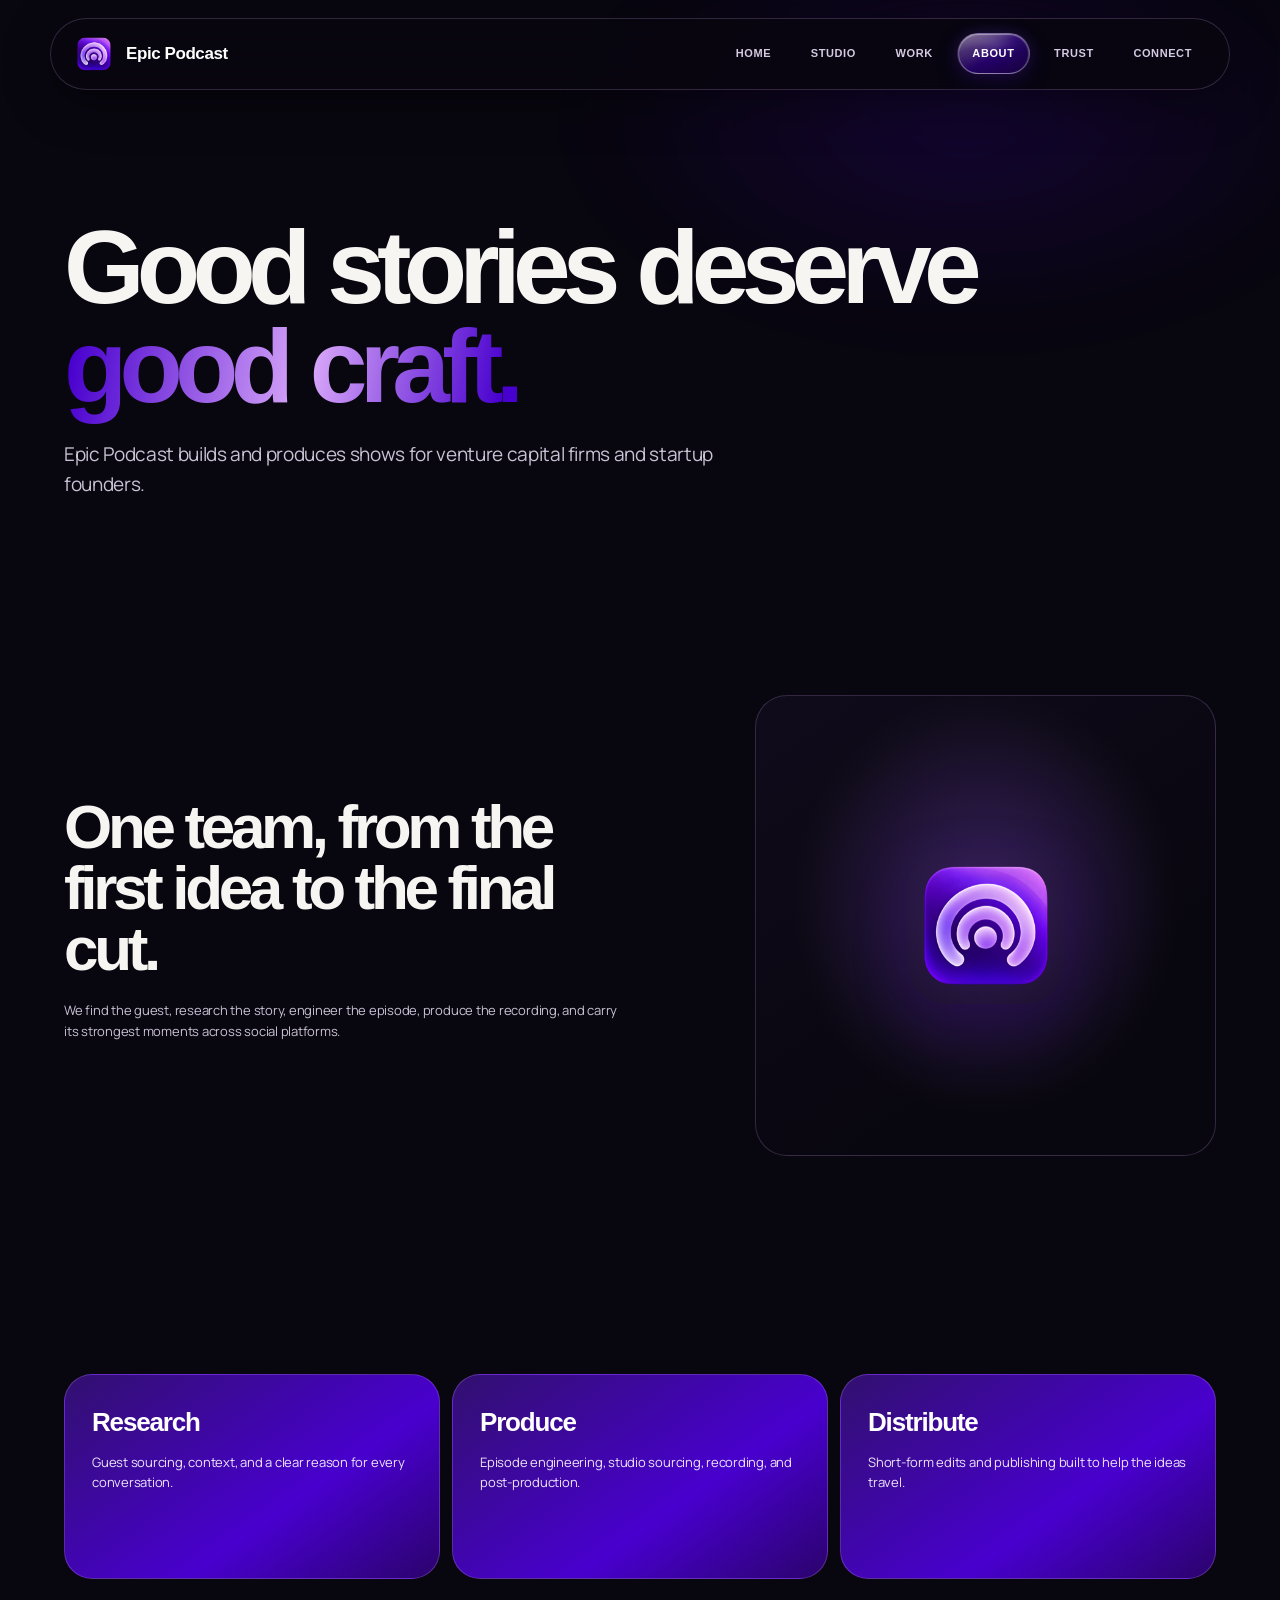
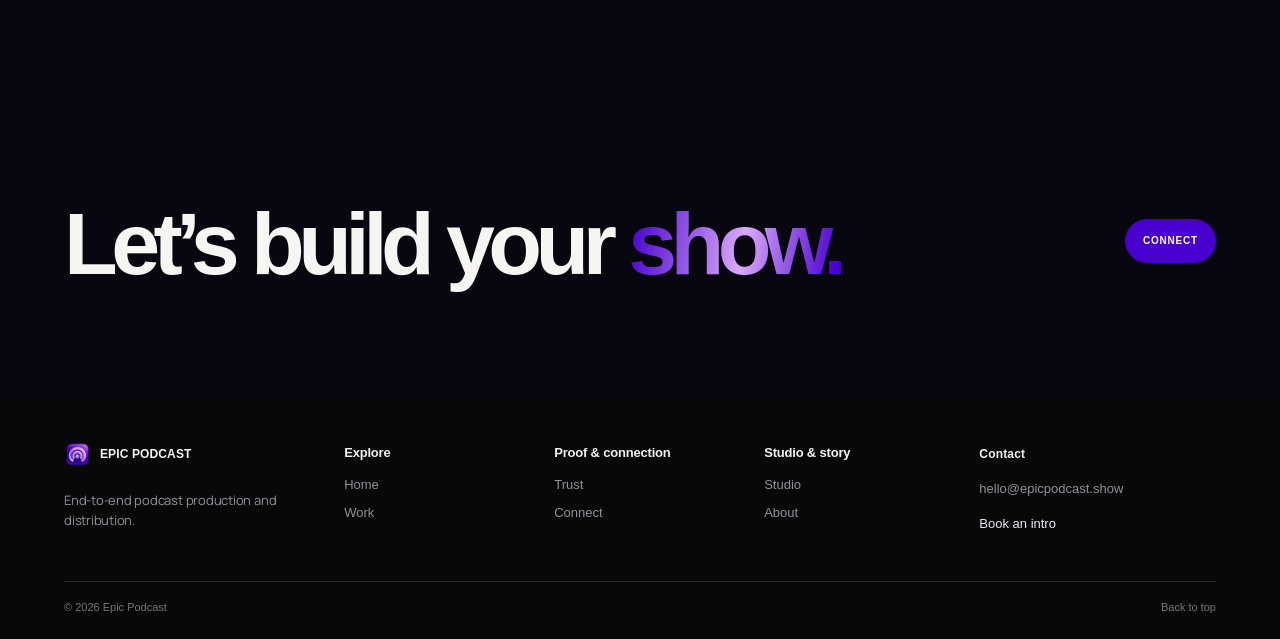
<file: about/index.html>
<!doctype html><html lang="en"><head><meta charset="utf-8"><meta name="viewport" content="width=device-width, initial-scale=1"><meta name="theme-color" content="#08090e"><meta name="description" content="End-to-end podcast production and distribution for venture capital firms and startup founders."><link rel="canonical" href="https://epicpodcast.show/about/"><title>About Epic Podcast</title><link rel="preconnect" href="https://fonts.googleapis.com"><link rel="preconnect" href="https://fonts.gstatic.com" crossorigin><link href="https://fonts.googleapis.com/css2?family=Manrope:wght@400;500&display=swap" rel="stylesheet"><link rel="stylesheet" href="/assets/epic-podcast.css?v=epic-interaction-physics-20261027">  <link rel="icon" type="image/png" sizes="512x512" href="/assets/epic-podcast-favicon.png?v=epic-interaction-physics-20261027"><link rel="icon" type="image/x-icon" href="/favicon.ico?v=epic-interaction-physics-20261027">
  <link rel="apple-touch-icon" sizes="512x512" href="/assets/epic-podcast-favicon.png?v=epic-interaction-physics-20261027">
</head><body id="top">
<header class="site-header"><a class="brand" href="/" aria-label="Epic Podcast home"><img class="brand-logo" src="/assets/epic-podcast-logo.png" alt=""><span class="brand-name">Epic Podcast</span></a><button class="menu-toggle" type="button" aria-expanded="false" aria-controls="site-nav" aria-label="Open menu"><span></span><span></span></button><nav class="site-nav" id="site-nav" aria-label="Main navigation"><a href="/">Home</a><a href="/process/">Studio</a><a href="/case-studies/">Work</a><a href="/about/" aria-current="page">About</a><a href="/trust/">Trust</a><a href="/connect/">Connect</a></nav></header>
<main>
  <section class="wrap page-hero">
    <h1>Good stories deserve <span class="gradient-text">good craft.</span></h1>
    <p class="lede">Epic Podcast builds and produces shows for venture capital firms and startup founders.</p>
  </section>
  <section class="wrap section two-col">
    <div class="rich-copy reveal">
      <h2>One team, from the first idea to the final cut.</h2>
      <p>We find the guest, research the story, engineer the episode, produce the recording, and carry its strongest moments across social platforms.</p>
    </div>
    <div class="media-slot about-team-card reveal" role="img" aria-label="Epic Podcast logo in a purple squircle card"><img src="/assets/epic-podcast-logo.png" alt=""></div>
  </section>
  <section class="wrap section">
    <div class="chapters">
      <article class="chapter reveal"><h3>Research</h3><p>Guest sourcing, context, and a clear reason for every conversation.</p></article>
      <article class="chapter reveal"><h3>Produce</h3><p>Episode engineering, studio sourcing, recording, and post-production.</p></article>
      <article class="chapter reveal"><h3>Distribute</h3><p>Short-form edits and publishing built to help the ideas travel.</p></article>
    </div>
  </section>
  <section class="cta-block"><div class="wrap cta-inner reveal"><h2>Let’s build your <span class="gradient-text">show.</span></h2><a class="button button-solid" href="/connect/">Connect </a></div></section>
</main>
<footer class="site-footer home-footer">
  <div class="footer-top">
    <div class="footer-brand">
      <a class="footer-brand-lockup" href="/" aria-label="Epic Podcast home"><img src="/assets/epic-podcast-logo.png" alt=""><span>EPIC PODCAST</span></a>
      <p class="footer-promise">End-to-end podcast production and distribution.</p>
    </div>
    <nav class="footer-directory" aria-label="Explore Epic Podcast">
      <div class="footer-nav-groups">
        <div class="footer-column"><h3>Explore</h3><a href="/">Home</a><a href="/case-studies/">Work</a></div>
        <div class="footer-column"><h3>Proof &amp; connection</h3><a href="/trust/">Trust</a><a href="/connect/">Connect</a></div>
        <div class="footer-column"><h3>Studio &amp; story</h3><a href="/process/">Studio</a><a href="/about/">About</a></div>
      </div>
    </nav>
    <div class="footer-column footer-contact">
      <h3>Contact</h3>
      <a href="mailto:hello@epicpodcast.show">hello@epicpodcast.show</a>
      <a class="footer-book-link" href="/connect/">Book an intro </a>
    </div>
  </div>
  <div class="footer-bottom"><span>© <span data-year>2026</span> Epic Podcast</span><a href="#top">Back to top</a></div>
</footer><script src="/assets/site.js?v=epic-interaction-physics-20261027" defer></script></body></html>
</file>
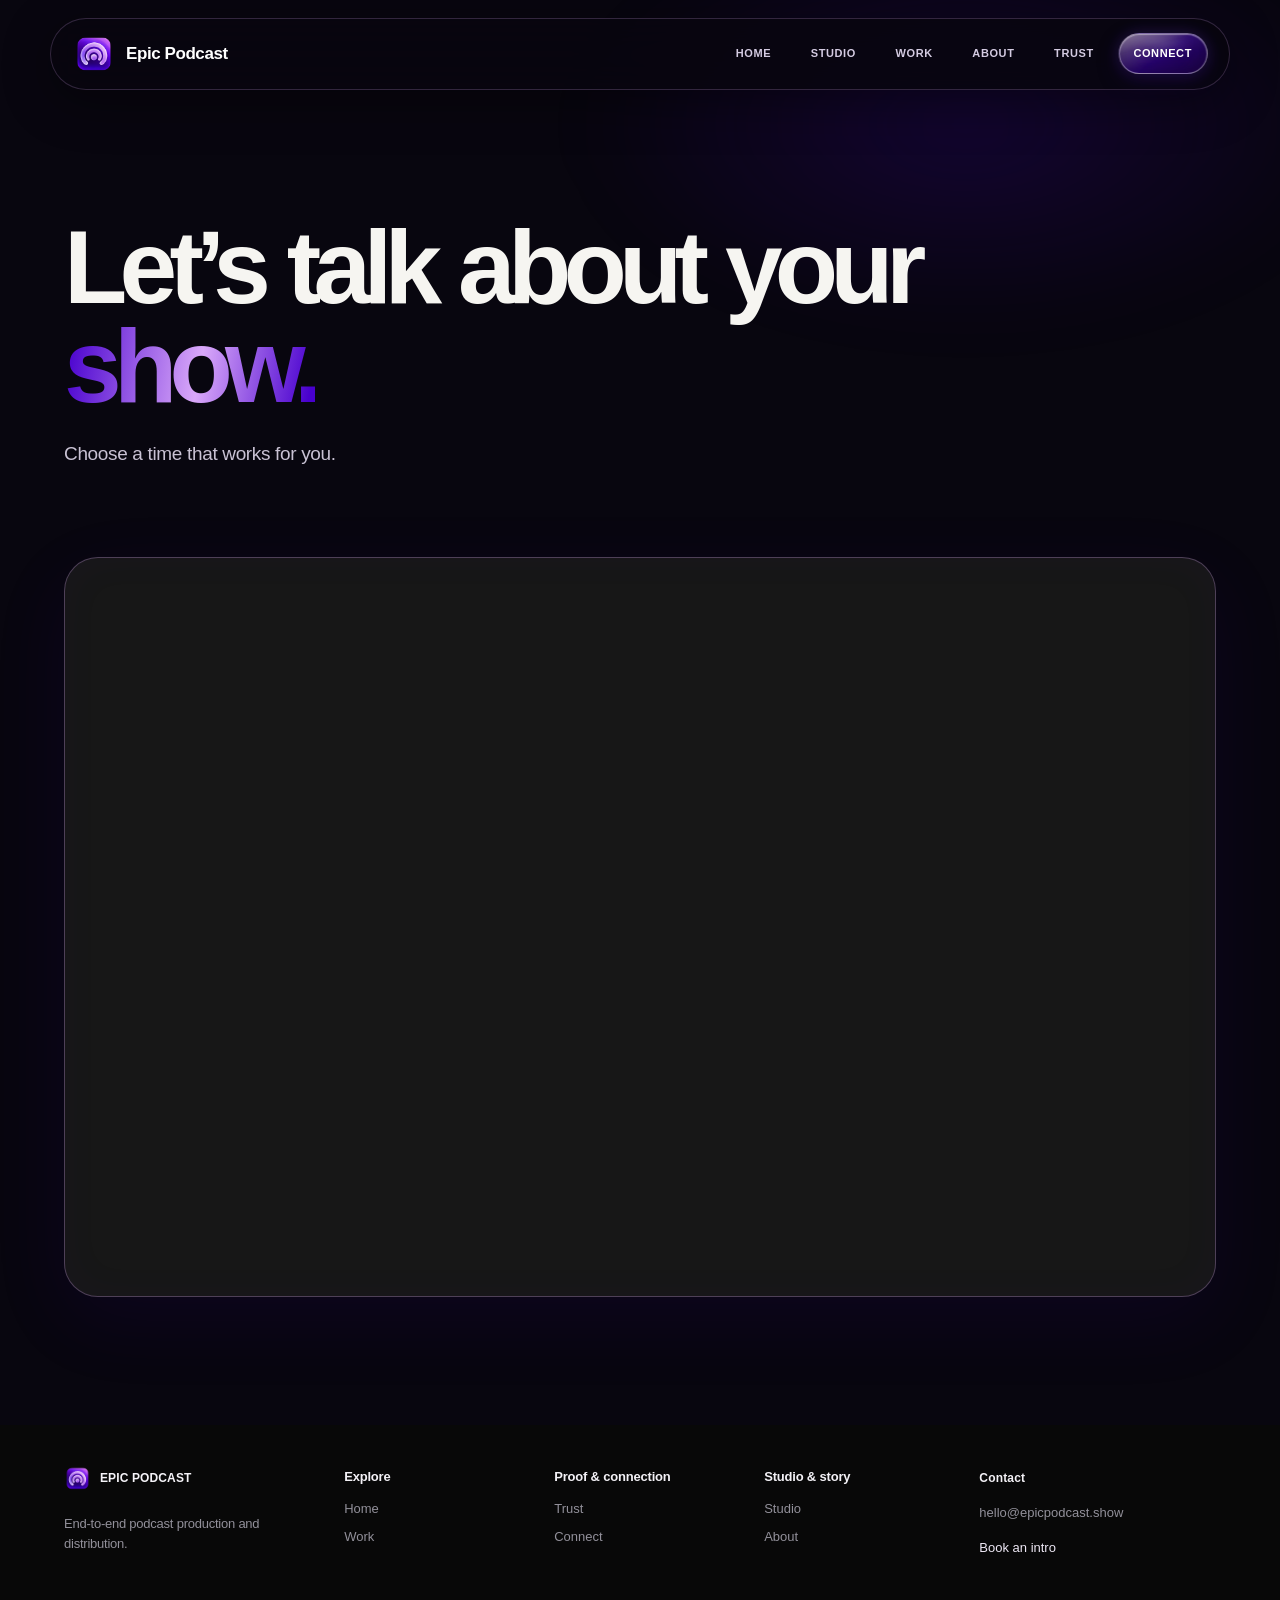
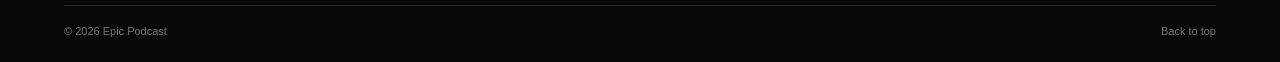
<file: connect/index.html>
<!doctype html>
<html lang="en">
<head>
  <meta charset="utf-8">
  <meta name="viewport" content="width=device-width, initial-scale=1">
  <meta name="theme-color" content="#08060f">
  <meta name="description" content="Choose a time to talk with Epic Podcast about your show.">
  <link rel="canonical" href="https://epicpodcast.show/connect/">
  <link rel="preconnect" href="https://app.cal.com">
  <link rel="preconnect" href="https://cal.com">
  <link rel="dns-prefetch" href="//app.cal.com">
  <link rel="preload" href="https://app.cal.com/embed/embed.js" as="script">
  <title>Book a conversation | Epic Podcast</title>
  <link rel="stylesheet" href="/assets/epic-podcast.css?v=epic-interaction-physics-20261027">
  <link rel="icon" type="image/png" sizes="512x512" href="/assets/epic-podcast-favicon.png?v=epic-interaction-physics-20261027"><link rel="icon" type="image/x-icon" href="/favicon.ico?v=epic-interaction-physics-20261027">
  <link rel="apple-touch-icon" sizes="512x512" href="/assets/epic-podcast-favicon.png?v=epic-interaction-physics-20261027">
</head>
<body id="top">
<header class="site-header"><a class="brand" href="/" aria-label="Epic Podcast home"><img class="brand-logo" src="/assets/epic-podcast-logo.png" alt=""><span class="brand-name">Epic Podcast</span></a><button class="menu-toggle" type="button" aria-expanded="false" aria-controls="site-nav" aria-label="Open menu"><span></span><span></span></button><nav class="site-nav" id="site-nav" aria-label="Main navigation"><a href="/">Home</a><a href="/process/">Studio</a><a href="/case-studies/">Work</a><a href="/about/">About</a><a href="/trust/">Trust</a><a href="/connect/" aria-current="page">Connect</a></nav></header>
<main>
  <section class="wrap page-hero booking-hero">
    <h1>Let’s talk about your <span class="gradient-text">show.</span></h1>
    <p class="lede">Choose a time that works for you.</p>
  </section>
  <section class="wrap booking-section" aria-label="Book a meeting with Epic Podcast">
    <div class="booking-calendar"><div class="booking-calendar-embed" id="my-cal-inline" aria-label="Cal.com booking calendar"></div></div>
    <noscript><p>JavaScript is required to load the booking calendar. <a href="https://cal.com/ronnie-h/30min">Open the calendar on Cal.com</a>.</p></noscript>
  </section>
  <script>
  (function (C, A, L) { let p = function (a, ar) { a.q.push(ar); }; let d = C.document; C.Cal = C.Cal || function () { let cal = C.Cal; let ar = arguments; if (!cal.loaded) { cal.ns = {}; cal.q = cal.q || []; d.head.appendChild(d.createElement("script")).src = A; cal.loaded = true; } if (ar[0] === L) { const api = function () { p(api, arguments); }; const namespace = ar[1]; api.q = api.q || []; cal.ns[namespace] = api; p(api, ar); p(cal, ["initNamespace", namespace]); return; } p(cal, ar); }; })(window, "https://app.cal.com/embed/embed.js", "init");
  Cal("init", "epic-booking", { origin: "https://cal.com" });
  Cal.ns["epic-booking"]("inline", { elementOrSelector: "#my-cal-inline", calLink: "ronnie-h/30min", layout: "month_view" });
  Cal.ns["epic-booking"]("ui", { theme: "dark", styles: { branding: { brandColor: "#4800ce" } }, hideEventTypeDetails: false, layout: "month_view" });
  </script>
</main>
<footer class="site-footer home-footer">
  <div class="footer-top">
    <div class="footer-brand">
      <a class="footer-brand-lockup" href="/" aria-label="Epic Podcast home"><img src="/assets/epic-podcast-logo.png" alt=""><span>EPIC PODCAST</span></a>
      <p class="footer-promise">End-to-end podcast production and distribution.</p>
    </div>
    <nav class="footer-directory" aria-label="Explore Epic Podcast">
      <div class="footer-nav-groups">
        <div class="footer-column"><h3>Explore</h3><a href="/">Home</a><a href="/case-studies/">Work</a></div>
        <div class="footer-column"><h3>Proof &amp; connection</h3><a href="/trust/">Trust</a><a href="/connect/">Connect</a></div>
        <div class="footer-column"><h3>Studio &amp; story</h3><a href="/process/">Studio</a><a href="/about/">About</a></div>
      </div>
    </nav>
    <div class="footer-column footer-contact">
      <h3>Contact</h3>
      <a href="mailto:hello@epicpodcast.show">hello@epicpodcast.show</a>
      <a class="footer-book-link" href="/connect/">Book an intro </a>
    </div>
  </div>
  <div class="footer-bottom"><span>© <span data-year>2026</span> Epic Podcast</span><a href="#top">Back to top</a></div>
</footer>
<script src="/assets/site.js?v=epic-interaction-physics-20261027" defer></script>
</body>
</html>
</file>
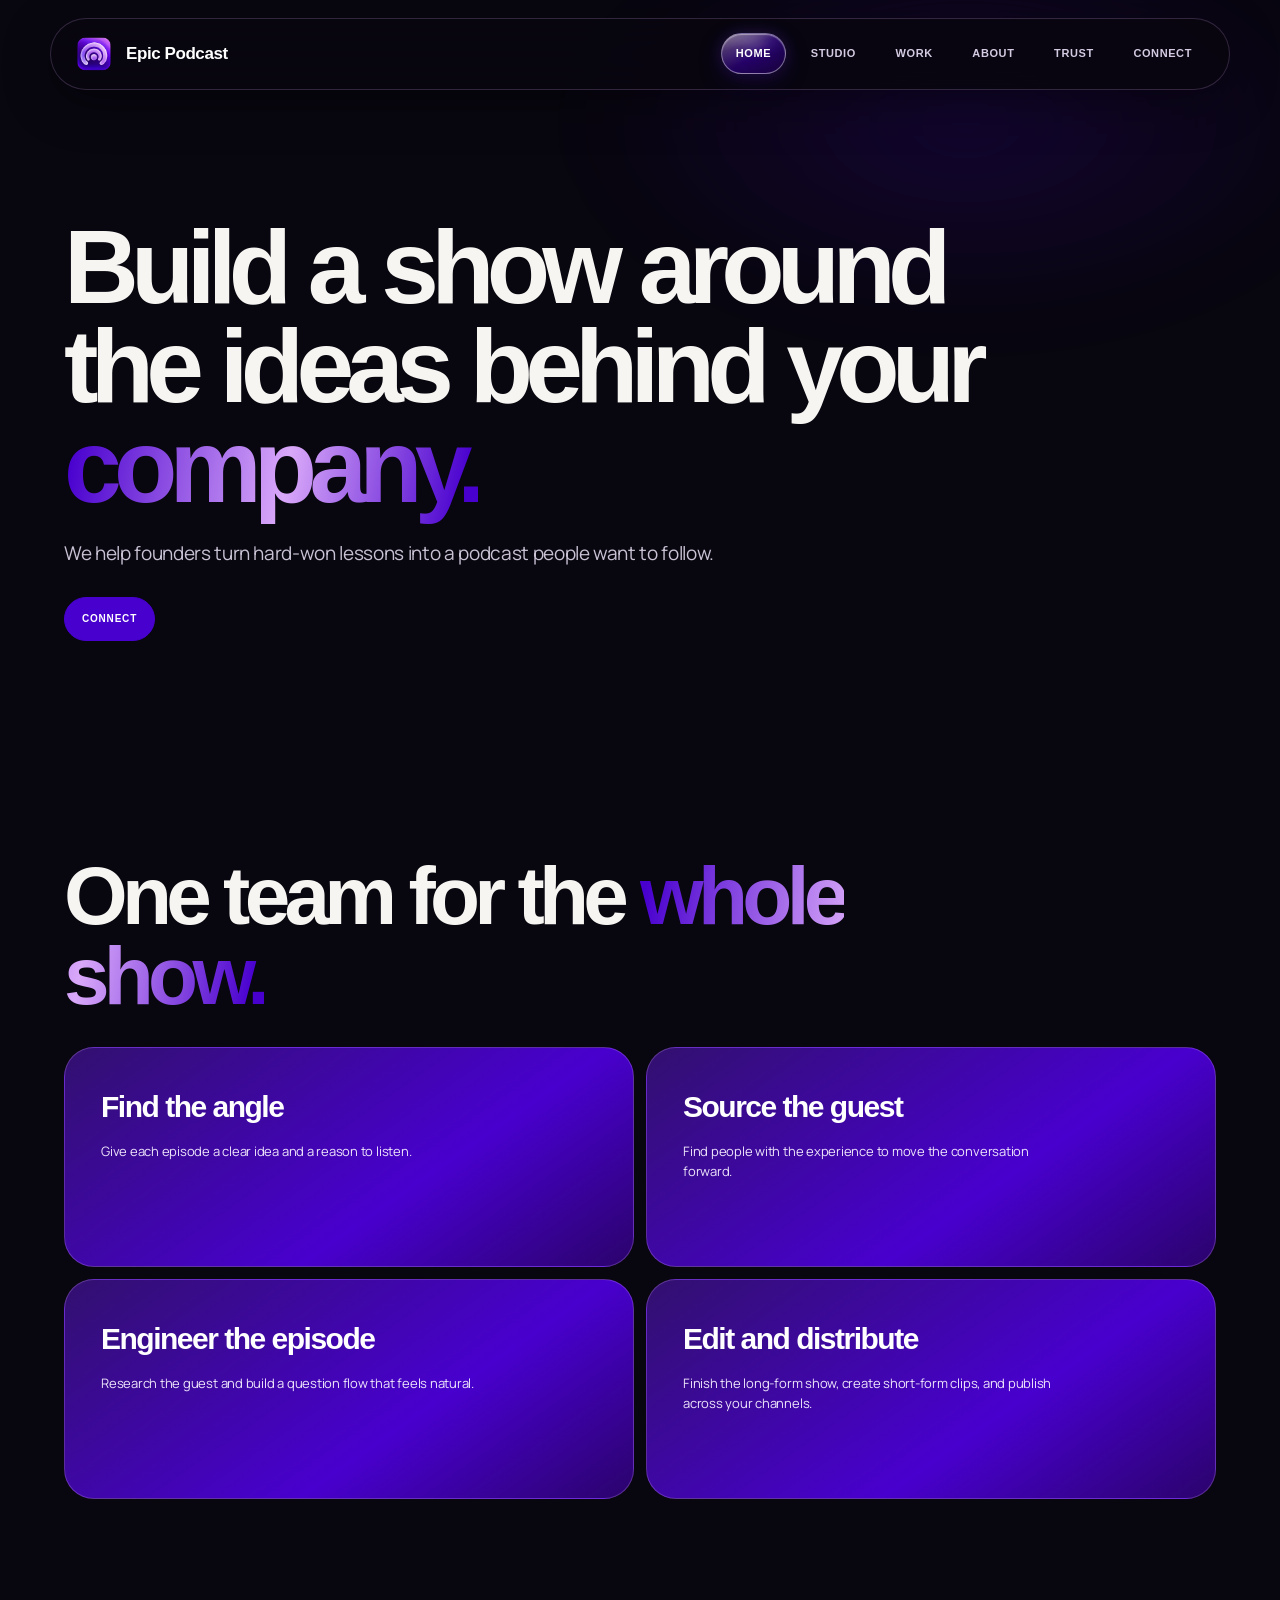
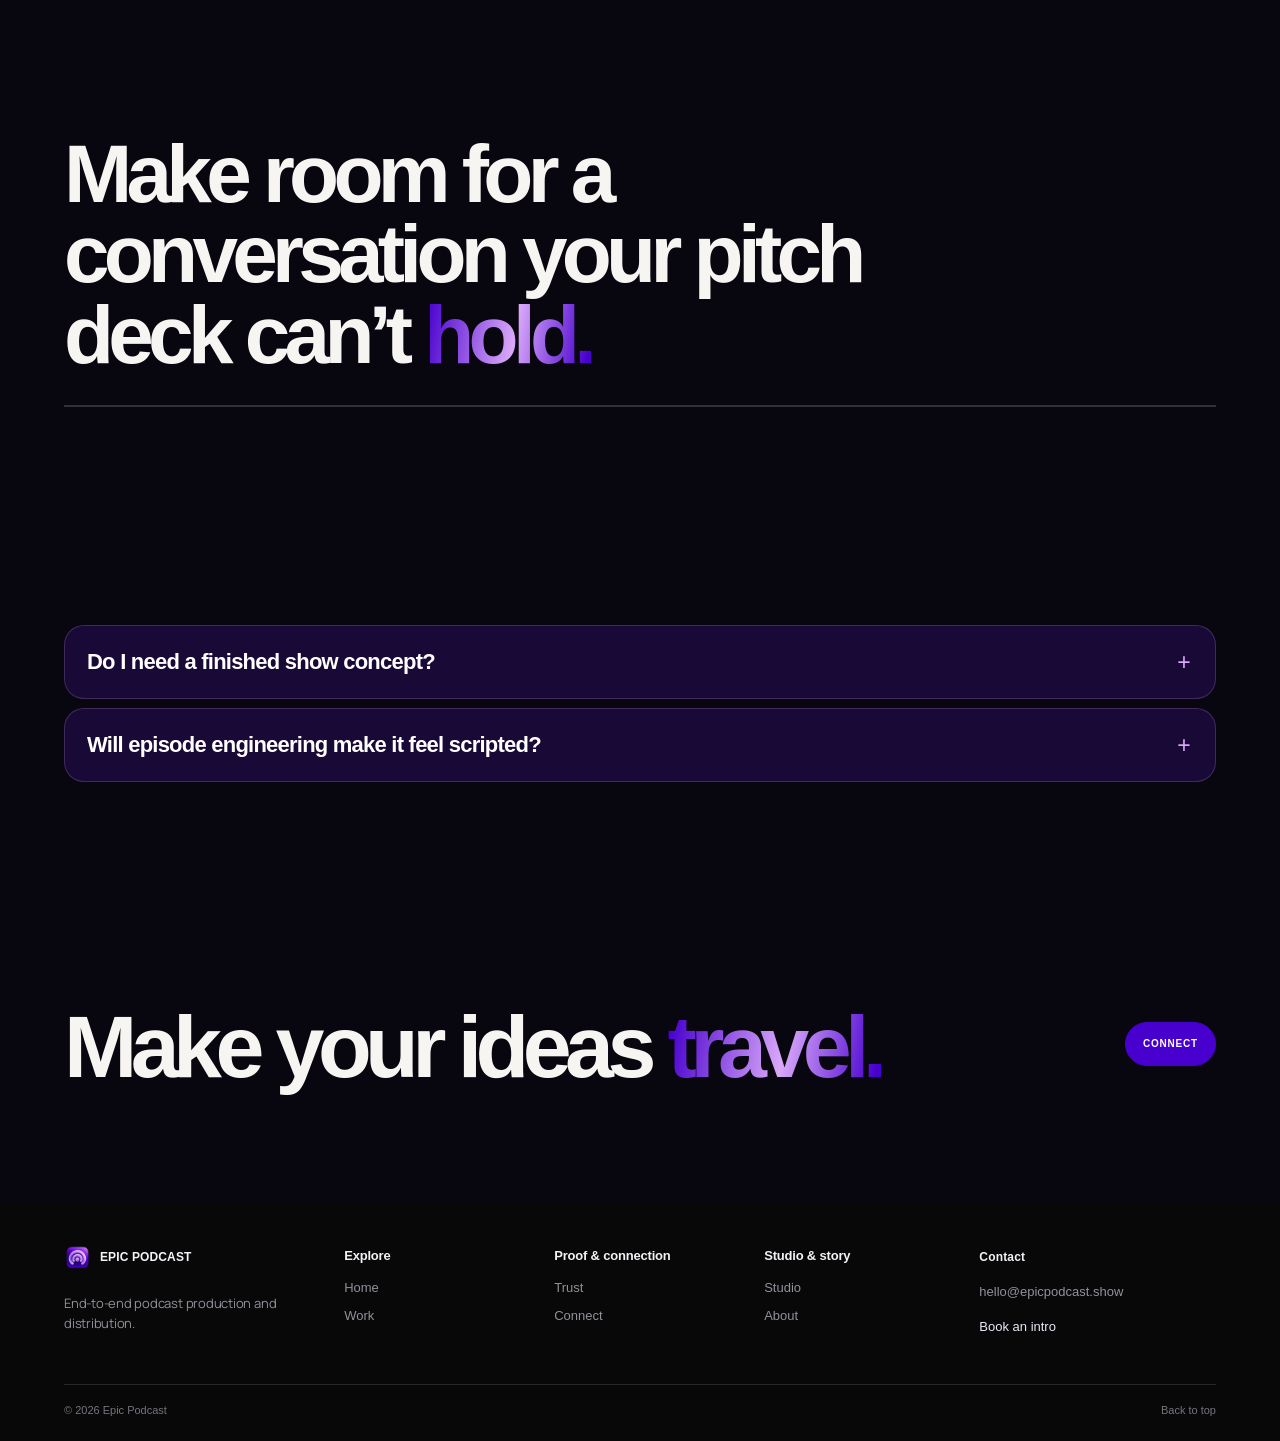
<file: founders/index.html>
<!doctype html><html lang="en"><head><meta charset="utf-8"><meta name="viewport" content="width=device-width, initial-scale=1"><meta name="theme-color" content="#08090e"><meta name="description" content="Podcast production for startup founders: guest sourcing, episode engineering, editing, and distribution."><link rel="canonical" href="https://epicpodcast.show/founders/"><title>Podcast Production for Startup Founders | Epic Podcast</title><link rel="preconnect" href="https://fonts.googleapis.com"><link rel="preconnect" href="https://fonts.gstatic.com" crossorigin><link href="https://fonts.googleapis.com/css2?family=Manrope:wght@400;500&display=swap" rel="stylesheet"><link rel="stylesheet" href="/assets/epic-podcast.css?v=epic-interaction-physics-20261027">  <link rel="icon" type="image/png" sizes="512x512" href="/assets/epic-podcast-favicon.png?v=epic-interaction-physics-20261027"><link rel="icon" type="image/x-icon" href="/favicon.ico?v=epic-interaction-physics-20261027">
  <link rel="apple-touch-icon" sizes="512x512" href="/assets/epic-podcast-favicon.png?v=epic-interaction-physics-20261027">
</head><body id="top">
<header class="site-header"><a class="brand" href="/" aria-label="Epic Podcast home"><img class="brand-logo" src="/assets/epic-podcast-logo.png" alt=""><span class="brand-name">Epic Podcast</span></a><button class="menu-toggle" type="button" aria-expanded="false" aria-controls="site-nav" aria-label="Open menu"><span></span><span></span></button><nav class="site-nav" id="site-nav" aria-label="Main navigation"><a href="/">Home</a><a href="/process/">Studio</a><a href="/case-studies/">Work</a><a href="/about/">About</a><a href="/trust/">Trust</a><a href="/connect/">Connect</a></nav></header>
<main>
  <section class="wrap page-hero">
    <h1>Build a show around the ideas behind your <span class="gradient-text">company.</span></h1>
    <p class="lede">We help founders turn hard-won lessons into a podcast people want to follow.</p>
    <a class="button button-solid" href="/connect/">Connect </a>
  </section>
  <section class="wrap section">
    <div class="section-head"><h2>One team for the <span class="gradient-text">whole show.</span></h2></div>
    <div class="offer-grid">
      <article class="offer-card reveal"><span class="offer-number">01</span><h3>Find the angle</h3><p>Give each episode a clear idea and a reason to listen.</p></article>
      <article class="offer-card reveal"><span class="offer-number">02</span><h3>Source the guest</h3><p>Find people with the experience to move the conversation forward.</p></article>
      <article class="offer-card reveal"><span class="offer-number">03</span><h3>Engineer the episode</h3><p>Research the guest and build a question flow that feels natural.</p></article>
      <article class="offer-card reveal"><span class="offer-number">04</span><h3>Edit and distribute</h3><p>Finish the long-form show, create short-form clips, and publish across your channels.</p></article>
    </div>
  </section>
  <section class="wrap section">
    <div class="section-head"><h2>Make room for a conversation your pitch deck can’t <span class="gradient-text">hold.</span></h2></div>
    <div class="media-slot reveal" role="img" aria-label="Founder podcast image or video placeholder"></div>
  </section>
  <section class="wrap section">
    <div class="faq-list">
      <details class="reveal"><summary>Do I need a finished show concept?</summary><p>No. We can shape the format around your audience, expertise, and goals.</p></details>
      <details class="reveal"><summary>Will episode engineering make it feel scripted?</summary><p>Research and questions give the host context while leaving room for a real conversation.</p></details>
    </div>
  </section>
  <section class="cta-block"><div class="wrap cta-inner reveal"><h2>Make your ideas <span class="gradient-text">travel.</span></h2><a class="button button-solid" href="/connect/">Connect </a></div></section>
</main>
<footer class="site-footer home-footer">
  <div class="footer-top">
    <div class="footer-brand">
      <a class="footer-brand-lockup" href="/" aria-label="Epic Podcast home"><img src="/assets/epic-podcast-logo.png" alt=""><span>EPIC PODCAST</span></a>
      <p class="footer-promise">End-to-end podcast production and distribution.</p>
    </div>
    <nav class="footer-directory" aria-label="Explore Epic Podcast">
      <div class="footer-nav-groups">
        <div class="footer-column"><h3>Explore</h3><a href="/">Home</a><a href="/case-studies/">Work</a></div>
        <div class="footer-column"><h3>Proof &amp; connection</h3><a href="/trust/">Trust</a><a href="/connect/">Connect</a></div>
        <div class="footer-column"><h3>Studio &amp; story</h3><a href="/process/">Studio</a><a href="/about/">About</a></div>
      </div>
    </nav>
    <div class="footer-column footer-contact">
      <h3>Contact</h3>
      <a href="mailto:hello@epicpodcast.show">hello@epicpodcast.show</a>
      <a class="footer-book-link" href="/connect/">Book an intro </a>
    </div>
  </div>
  <div class="footer-bottom"><span>© <span data-year>2026</span> Epic Podcast</span><a href="#top">Back to top</a></div>
</footer><script src="/assets/site.js?v=epic-interaction-physics-20261027" defer></script></body></html>
</file>
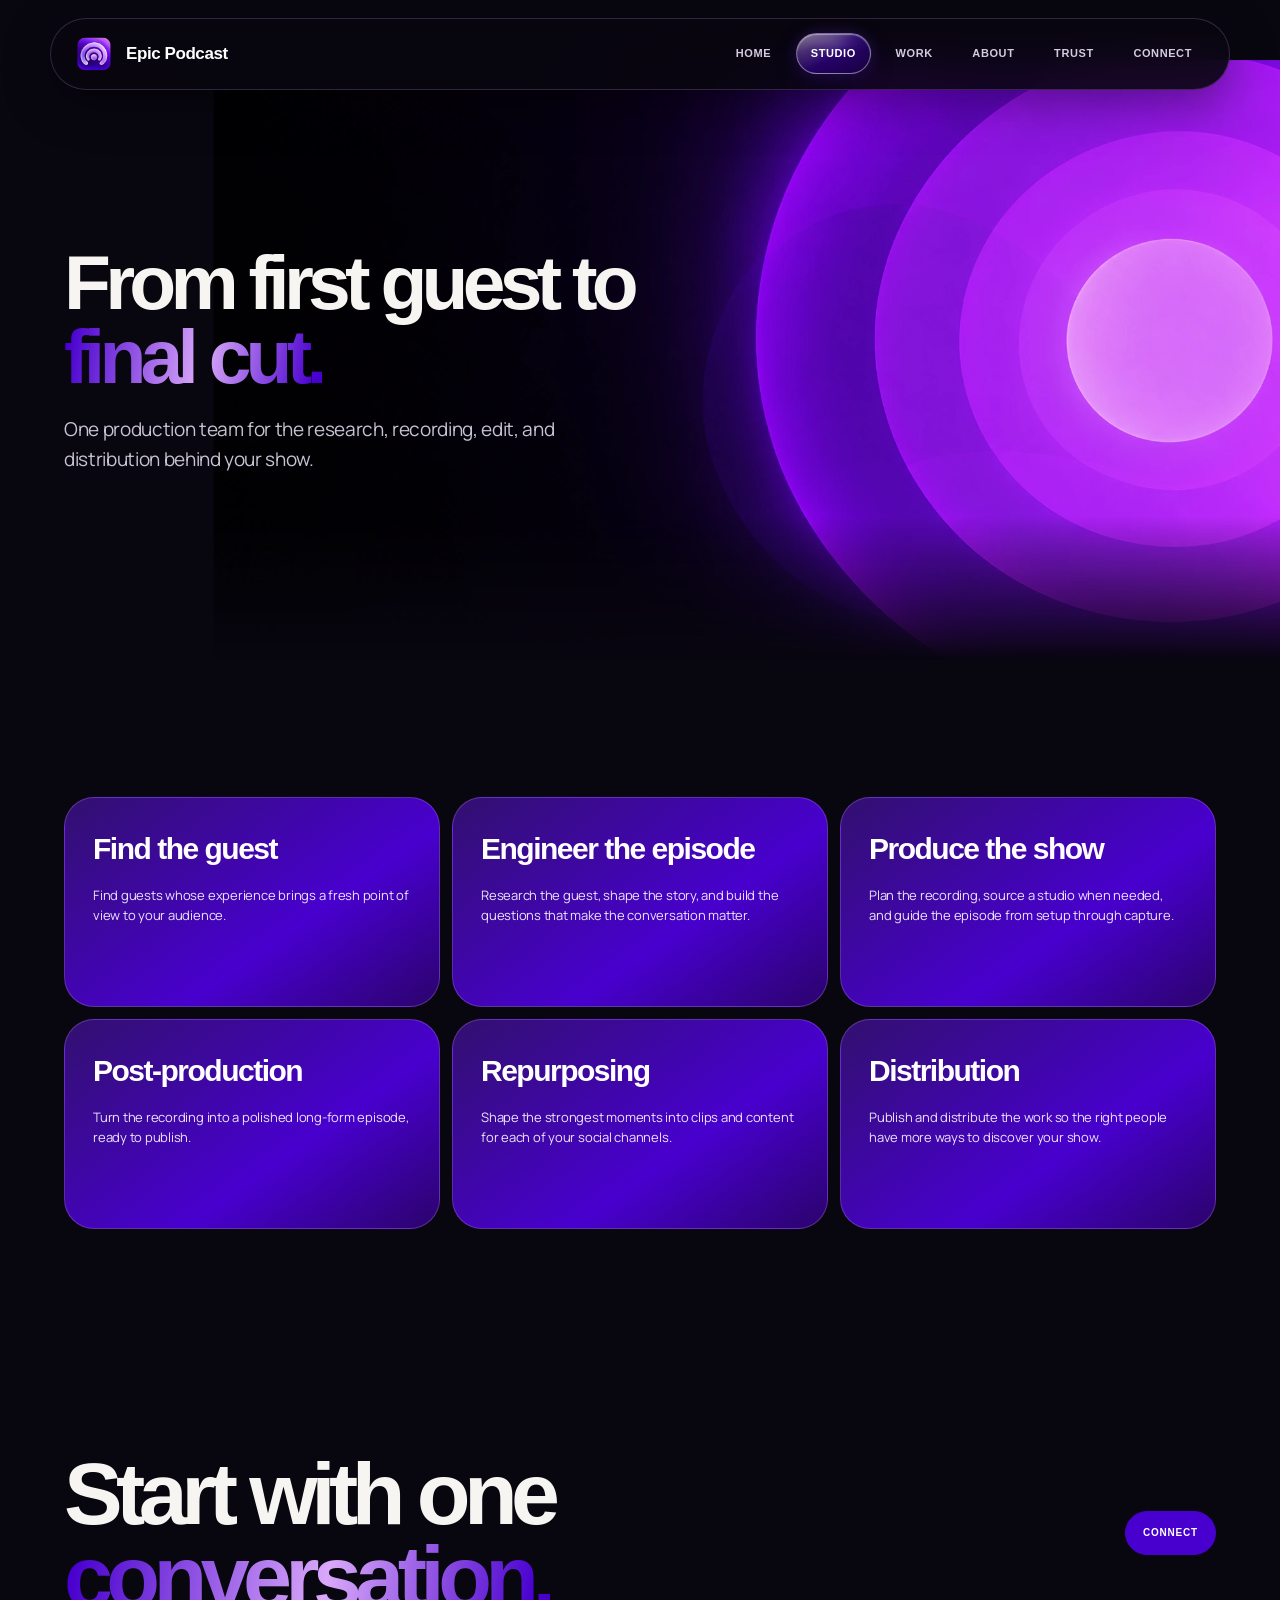
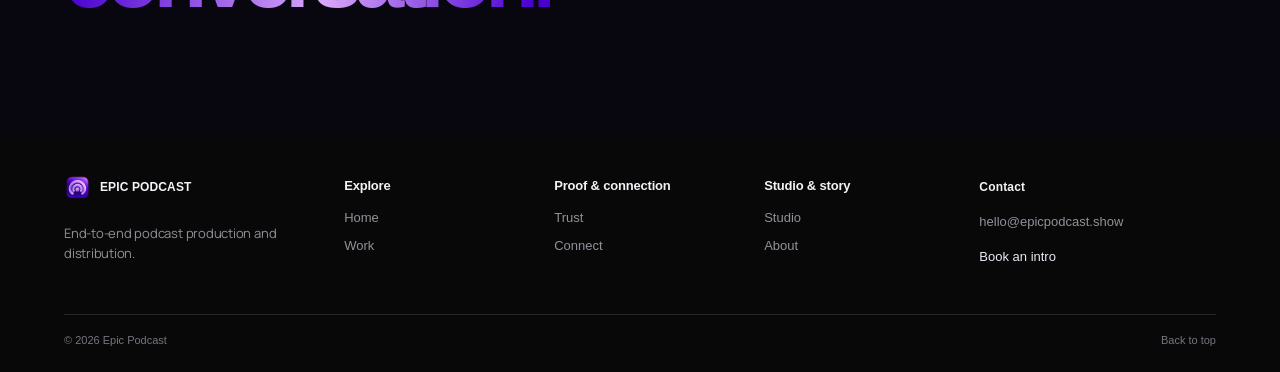
<file: process/index.html>
<!doctype html><html lang="en"><head><meta charset="utf-8"><meta name="viewport" content="width=device-width, initial-scale=1"><meta name="theme-color" content="#08090e"><meta name="description" content="See how Epic Podcast takes an episode from guest sourcing and research through production and distribution."><link rel="canonical" href="https://epicpodcast.show/process/"><title>Studio | Epic Podcast</title><link rel="preconnect" href="https://fonts.googleapis.com"><link rel="preconnect" href="https://fonts.gstatic.com" crossorigin><link href="https://fonts.googleapis.com/css2?family=Manrope:wght@400;500&display=swap" rel="stylesheet"><link rel="stylesheet" href="/assets/epic-podcast.css?v=epic-interaction-physics-20261027">  <link rel="icon" type="image/png" sizes="512x512" href="/assets/epic-podcast-favicon.png?v=epic-interaction-physics-20261027"><link rel="icon" type="image/x-icon" href="/favicon.ico?v=epic-interaction-physics-20261027">
  <link rel="apple-touch-icon" sizes="512x512" href="/assets/epic-podcast-favicon.png?v=epic-interaction-physics-20261027">
</head><body id="top">
<header class="site-header"><a class="brand" href="/" aria-label="Epic Podcast home"><img class="brand-logo" src="/assets/epic-podcast-logo.png" alt=""><span class="brand-name">Epic Podcast</span></a><button class="menu-toggle" type="button" aria-expanded="false" aria-controls="site-nav" aria-label="Open menu"><span></span><span></span></button><nav class="site-nav" id="site-nav" aria-label="Main navigation"><a href="/">Home</a><a href="/process/" aria-current="page">Studio</a><a href="/case-studies/">Work</a><a href="/about/">About</a><a href="/trust/">Trust</a><a href="/connect/">Connect</a></nav></header>
<main>
  <section class="studio-hero">
    <img class="studio-hero-art" src="/assets/studio-purple-rings.webp" alt="" width="1672" height="941" fetchpriority="high" decoding="async">
    <div class="studio-hero-copy">
      <h1>From first guest to <span class="gradient-text">final cut.</span></h1>
      <p class="lede">One production team for the research, recording, edit, and distribution behind your show.</p>
    </div>
  </section>
  <section class="wrap section">
    <div class="process-list">
      <article class="process-row reveal"><span class="number">01</span><div><h3>Find the guest</h3><span class="label">Sourcing</span></div><p>Find guests whose experience brings a fresh point of view to your audience.</p></article>
      <article class="process-row reveal"><span class="number">02</span><div><h3>Engineer the episode</h3><span class="label">Research and editorial</span></div><p>Research the guest, shape the story, and build the questions that make the conversation matter.</p></article>
      <article class="process-row reveal"><span class="number">03</span><div><h3>Produce the show</h3><span class="label">Pre-production and recording</span></div><p>Plan the recording, source a studio when needed, and guide the episode from setup through capture.</p></article>
      <article class="process-row reveal"><span class="number">04</span><div><h3>Post-production</h3><span class="label">Edit and finish</span></div><p>Turn the recording into a polished long-form episode, ready to publish.</p></article>
      <article class="process-row reveal"><span class="number">05</span><div><h3>Repurposing</h3><span class="label">Platform-ready content</span></div><p>Shape the strongest moments into clips and content for each of your social channels.</p></article>
      <article class="process-row reveal"><span class="number">06</span><div><h3>Distribution</h3><span class="label">Publishing and reach</span></div><p>Publish and distribute the work so the right people have more ways to discover your show.</p></article>
    </div>
  </section>
  <section class="cta-block"><div class="wrap cta-inner reveal"><h2>Start with one <span class="gradient-text">conversation.</span></h2><a class="button button-solid" href="/connect/">Connect </a></div></section>
</main>
<footer class="site-footer home-footer">
  <div class="footer-top">
    <div class="footer-brand">
      <a class="footer-brand-lockup" href="/" aria-label="Epic Podcast home"><img src="/assets/epic-podcast-logo.png" alt=""><span>EPIC PODCAST</span></a>
      <p class="footer-promise">End-to-end podcast production and distribution.</p>
    </div>
    <nav class="footer-directory" aria-label="Explore Epic Podcast">
      <div class="footer-nav-groups">
        <div class="footer-column"><h3>Explore</h3><a href="/">Home</a><a href="/case-studies/">Work</a></div>
        <div class="footer-column"><h3>Proof &amp; connection</h3><a href="/trust/">Trust</a><a href="/connect/">Connect</a></div>
        <div class="footer-column"><h3>Studio &amp; story</h3><a href="/process/">Studio</a><a href="/about/">About</a></div>
      </div>
    </nav>
    <div class="footer-column footer-contact">
      <h3>Contact</h3>
      <a href="mailto:hello@epicpodcast.show">hello@epicpodcast.show</a>
      <a class="footer-book-link" href="/connect/">Book an intro </a>
    </div>
  </div>
  <div class="footer-bottom"><span>© <span data-year>2026</span> Epic Podcast</span><a href="#top">Back to top</a></div>
</footer><script src="/assets/site.js?v=epic-interaction-physics-20261027" defer></script></body></html>
</file>
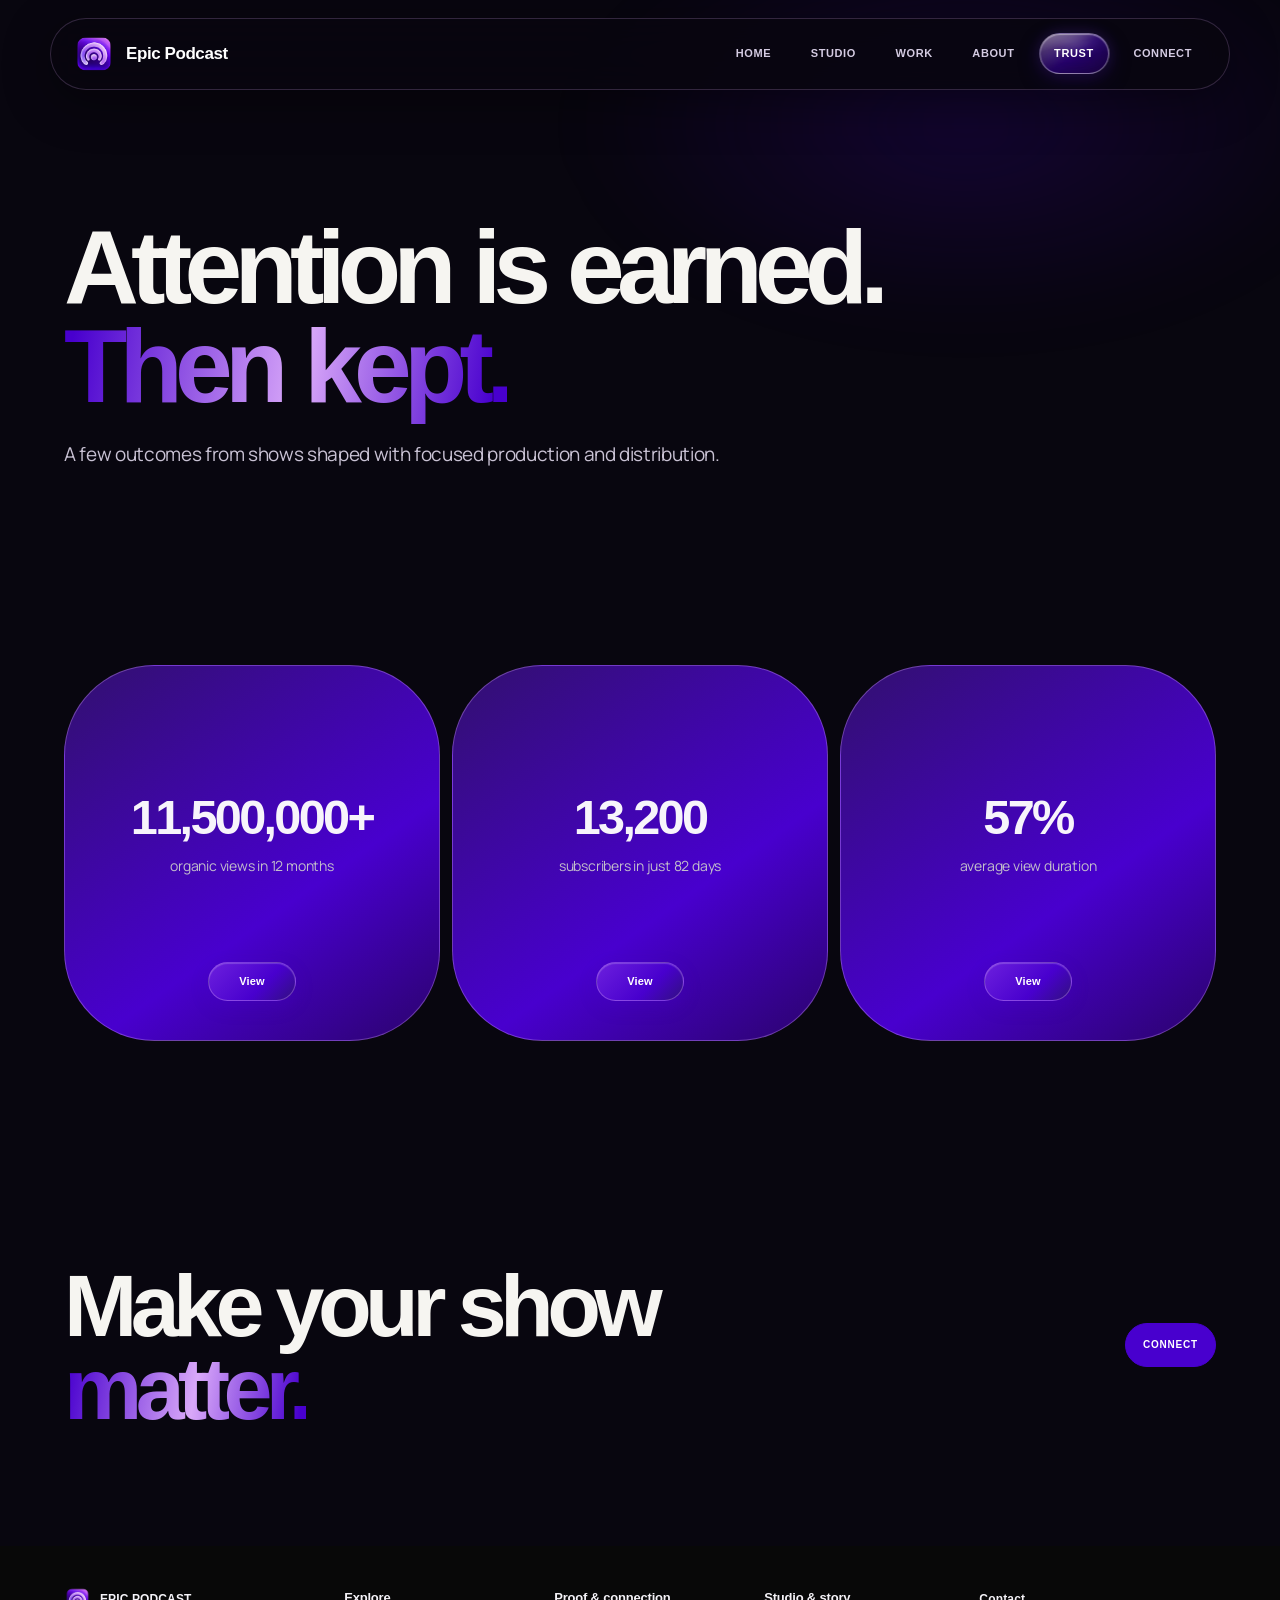
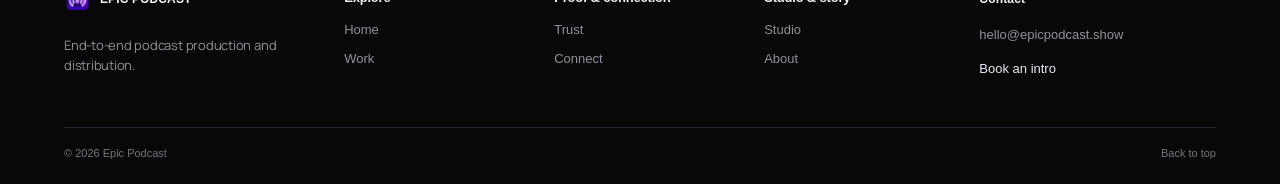
<file: trust/index.html>
<!doctype html>
<html lang="en">
<head>
  <meta charset="utf-8">
  <meta name="viewport" content="width=device-width, initial-scale=1">
  <meta name="theme-color" content="#08060f">
  <meta name="description" content="Results from Epic Podcast production, editing, and distribution.">
  <link rel="canonical" href="https://epicpodcast.show/trust/">
  <title>Trust | Epic Podcast</title>
  <link rel="preconnect" href="https://fonts.googleapis.com">
  <link rel="preconnect" href="https://fonts.gstatic.com" crossorigin>
  <link href="https://fonts.googleapis.com/css2?family=Manrope:wght@400;500&display=swap" rel="stylesheet">
  <link rel="stylesheet" href="/assets/epic-podcast.css?v=epic-interaction-physics-20261027">
  <link rel="icon" type="image/png" sizes="512x512" href="/assets/epic-podcast-favicon.png?v=epic-interaction-physics-20261027"><link rel="icon" type="image/x-icon" href="/favicon.ico?v=epic-interaction-physics-20261027">
  <link rel="apple-touch-icon" sizes="512x512" href="/assets/epic-podcast-favicon.png?v=epic-interaction-physics-20261027">
</head>
<body id="top">
<header class="site-header">
  <a class="brand" href="/" aria-label="Epic Podcast home"><img class="brand-logo" src="/assets/epic-podcast-logo.png" alt=""><span class="brand-name">Epic Podcast</span></a>
  <button class="menu-toggle" type="button" aria-expanded="false" aria-controls="site-nav" aria-label="Open menu"><span></span><span></span></button>
  <nav class="site-nav" id="site-nav" aria-label="Main navigation">
    <a href="/">Home</a><a href="/process/">Studio</a><a href="/case-studies/">Work</a><a href="/about/">About</a><a href="/trust/" aria-current="page">Trust</a><a href="/connect/">Connect</a>
  </nav>
</header>
<main>
  <section class="wrap page-hero">
    <h1>Attention is earned.<br><span class="gradient-text">Then kept.</span></h1>
    <p class="lede">A few outcomes from shows shaped with focused production and distribution.</p>
  </section>
  <section class="wrap section">
    <div class="home-proof-grid">
      <a class="home-proof reveal" href="/case-studies/#selected-work" aria-label="View selected work: 11,500,000 plus organic views in 12 months">
        <span class="home-proof-copy"><strong>11,500,000+</strong><span>organic views in 12 months</span></span><span class="home-proof-cta">View</span>
      </a>
      <a class="home-proof reveal" href="/case-studies/#selected-work" aria-label="View selected work: 13,200 subscribers in 82 days">
        <span class="home-proof-copy"><strong>13,200</strong><span>subscribers in just 82 days</span></span><span class="home-proof-cta">View</span>
      </a>
      <a class="home-proof reveal" href="/case-studies/#selected-work" aria-label="View selected work: 57 percent average view duration">
        <span class="home-proof-copy"><strong>57%</strong><span>average view duration</span></span><span class="home-proof-cta">View</span>
      </a>
    </div>
  </section>
  <section class="cta-block"><div class="wrap cta-inner reveal"><h2>Make your show <span class="gradient-text">matter.</span></h2><a class="button button-solid" href="/connect/">Connect </a></div></section>
</main>
<footer class="site-footer home-footer">
  <div class="footer-top">
    <div class="footer-brand">
      <a class="footer-brand-lockup" href="/" aria-label="Epic Podcast home"><img src="/assets/epic-podcast-logo.png" alt=""><span>EPIC PODCAST</span></a>
      <p class="footer-promise">End-to-end podcast production and distribution.</p>
    </div>
    <nav class="footer-directory" aria-label="Explore Epic Podcast">
      <div class="footer-nav-groups">
        <div class="footer-column"><h3>Explore</h3><a href="/">Home</a><a href="/case-studies/">Work</a></div>
        <div class="footer-column"><h3>Proof &amp; connection</h3><a href="/trust/">Trust</a><a href="/connect/">Connect</a></div>
        <div class="footer-column"><h3>Studio &amp; story</h3><a href="/process/">Studio</a><a href="/about/">About</a></div>
      </div>
    </nav>
    <div class="footer-column footer-contact">
      <h3>Contact</h3>
      <a href="mailto:hello@epicpodcast.show">hello@epicpodcast.show</a>
      <a class="footer-book-link" href="/connect/">Book an intro </a>
    </div>
  </div>
  <div class="footer-bottom"><span>© <span data-year>2026</span> Epic Podcast</span><a href="#top">Back to top</a></div>
</footer>
<script src="/assets/site.js?v=epic-interaction-physics-20261027" defer></script>
</body>
</html>
</file>
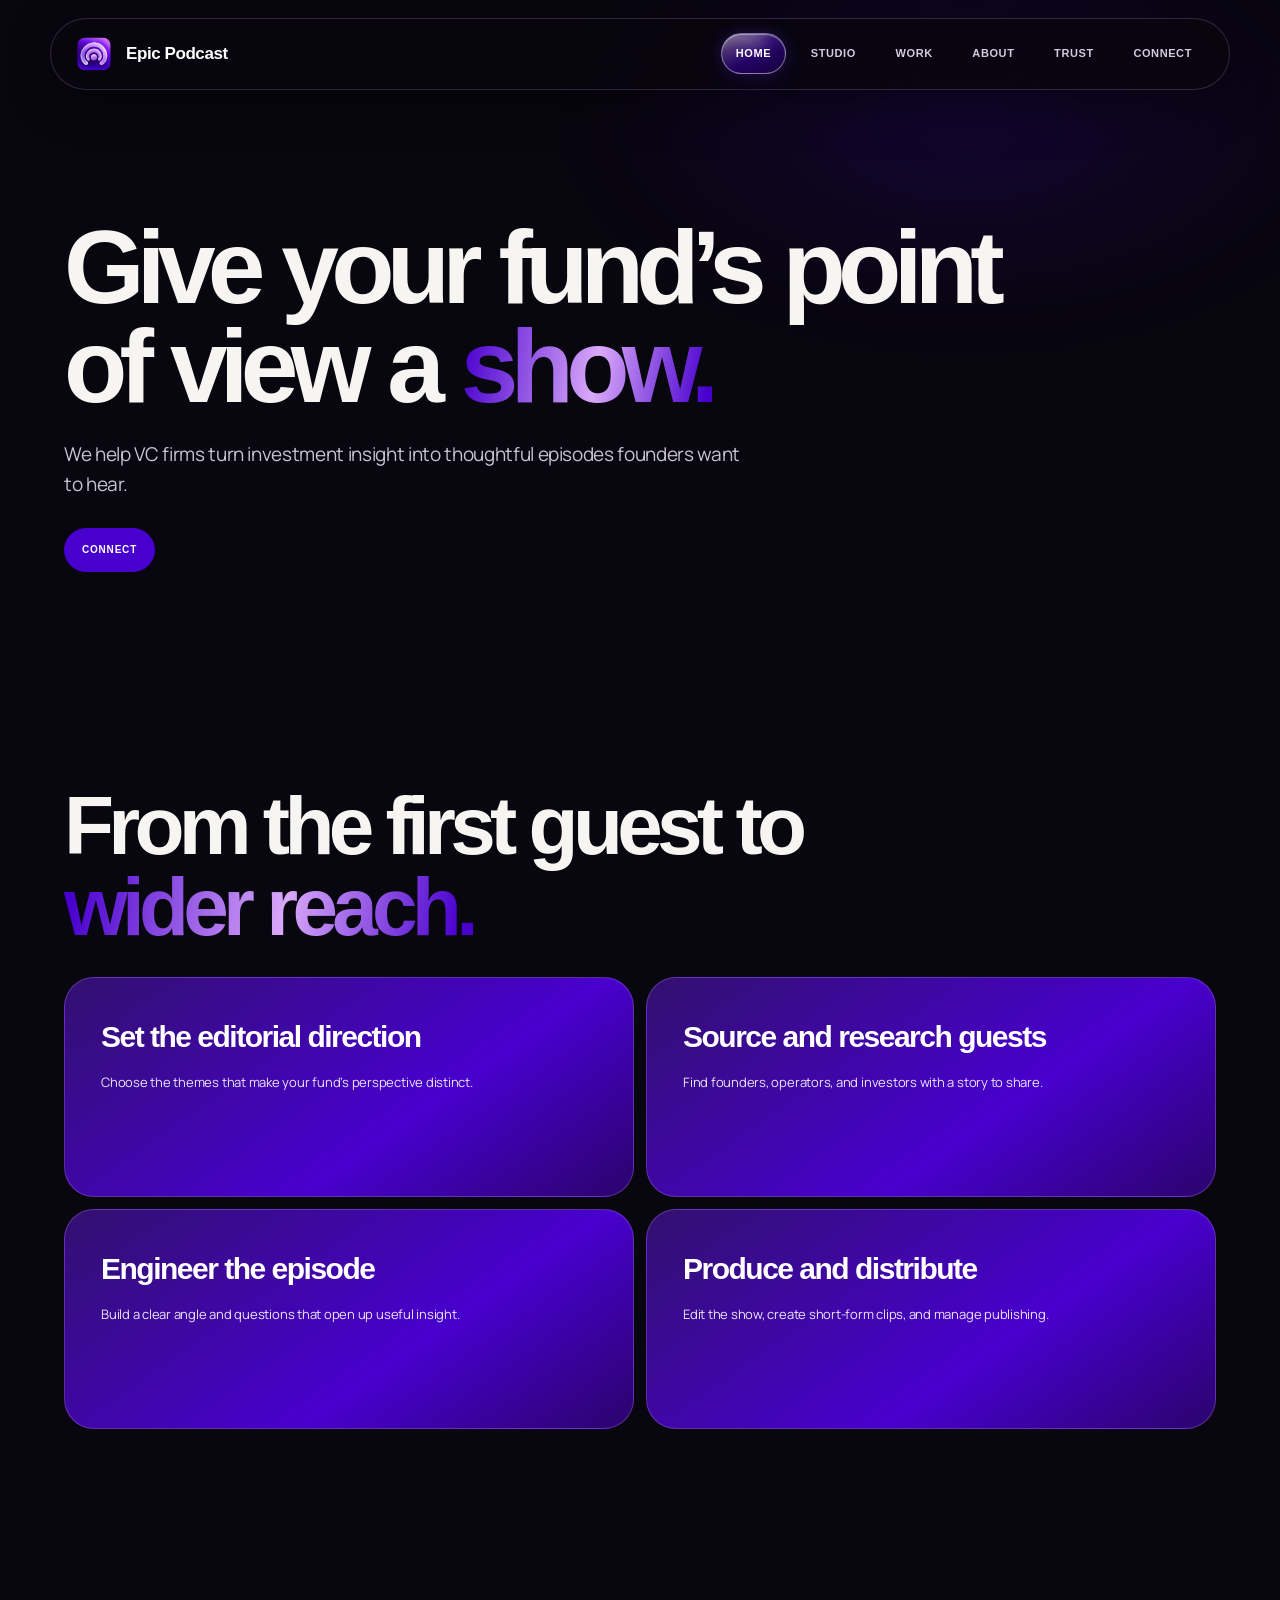
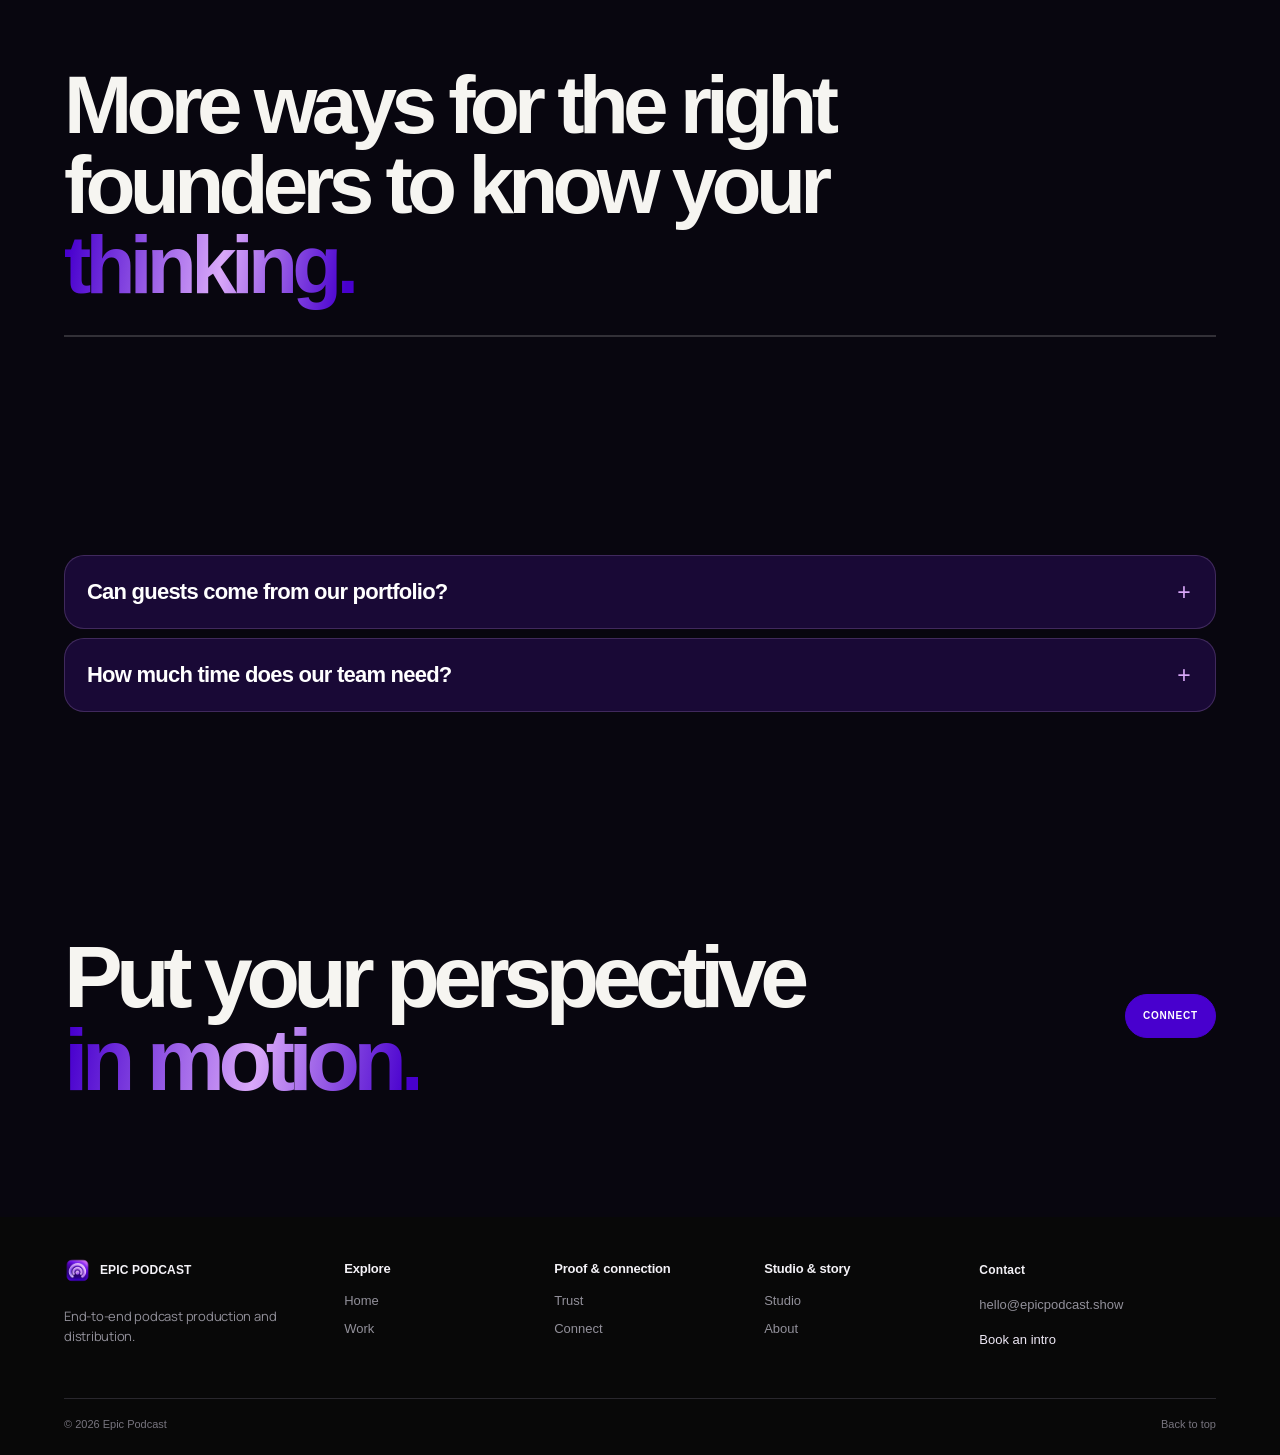
<file: venture-capital/index.html>
<!doctype html><html lang="en"><head><meta charset="utf-8"><meta name="viewport" content="width=device-width, initial-scale=1"><meta name="theme-color" content="#08090e"><meta name="description" content="Podcast production and distribution for venture capital firms."><link rel="canonical" href="https://epicpodcast.show/venture-capital/"><title>Venture Capital Podcast Production | Epic Podcast</title><link rel="preconnect" href="https://fonts.googleapis.com"><link rel="preconnect" href="https://fonts.gstatic.com" crossorigin><link href="https://fonts.googleapis.com/css2?family=Manrope:wght@400;500&display=swap" rel="stylesheet"><link rel="stylesheet" href="/assets/epic-podcast.css?v=epic-interaction-physics-20261027">  <link rel="icon" type="image/png" sizes="512x512" href="/assets/epic-podcast-favicon.png?v=epic-interaction-physics-20261027"><link rel="icon" type="image/x-icon" href="/favicon.ico?v=epic-interaction-physics-20261027">
  <link rel="apple-touch-icon" sizes="512x512" href="/assets/epic-podcast-favicon.png?v=epic-interaction-physics-20261027">
</head><body id="top">
<header class="site-header"><a class="brand" href="/" aria-label="Epic Podcast home"><img class="brand-logo" src="/assets/epic-podcast-logo.png" alt=""><span class="brand-name">Epic Podcast</span></a><button class="menu-toggle" type="button" aria-expanded="false" aria-controls="site-nav" aria-label="Open menu"><span></span><span></span></button><nav class="site-nav" id="site-nav" aria-label="Main navigation"><a href="/">Home</a><a href="/process/">Studio</a><a href="/case-studies/">Work</a><a href="/about/">About</a><a href="/trust/">Trust</a><a href="/connect/">Connect</a></nav></header>
<main>
  <section class="wrap page-hero">
    <h1>Give your fund’s point of view a <span class="gradient-text">show.</span></h1>
    <p class="lede">We help VC firms turn investment insight into thoughtful episodes founders want to hear.</p>
    <a class="button button-solid" href="/connect/">Connect </a>
  </section>
  <section class="wrap section">
    <div class="section-head"><h2>From the first guest to <span class="gradient-text">wider reach.</span></h2></div>
    <div class="offer-grid">
      <article class="offer-card reveal"><span class="offer-number">01</span><h3>Set the editorial direction</h3><p>Choose the themes that make your fund’s perspective distinct.</p></article>
      <article class="offer-card reveal"><span class="offer-number">02</span><h3>Source and research guests</h3><p>Find founders, operators, and investors with a story to share.</p></article>
      <article class="offer-card reveal"><span class="offer-number">03</span><h3>Engineer the episode</h3><p>Build a clear angle and questions that open up useful insight.</p></article>
      <article class="offer-card reveal"><span class="offer-number">04</span><h3>Produce and distribute</h3><p>Edit the show, create short-form clips, and manage publishing.</p></article>
    </div>
  </section>
  <section class="wrap section">
    <div class="section-head"><h2>More ways for the right founders to know your <span class="gradient-text">thinking.</span></h2></div>
    <div class="media-slot reveal" role="img" aria-label="Venture capital podcast image or video placeholder"></div>
  </section>
  <section class="wrap section">
    <div class="faq-list">
      <details class="reveal"><summary>Can guests come from our portfolio?</summary><p>Yes. We can source across your portfolio, network, and the wider startup community.</p></details>
      <details class="reveal"><summary>How much time does our team need?</summary><p>Your team brings its expertise and records. We handle preparation, production, editing, and distribution.</p></details>
    </div>
  </section>
  <section class="cta-block"><div class="wrap cta-inner reveal"><h2>Put your perspective <span class="gradient-text">in motion.</span></h2><a class="button button-solid" href="/connect/">Connect </a></div></section>
</main>
<footer class="site-footer home-footer">
  <div class="footer-top">
    <div class="footer-brand">
      <a class="footer-brand-lockup" href="/" aria-label="Epic Podcast home"><img src="/assets/epic-podcast-logo.png" alt=""><span>EPIC PODCAST</span></a>
      <p class="footer-promise">End-to-end podcast production and distribution.</p>
    </div>
    <nav class="footer-directory" aria-label="Explore Epic Podcast">
      <div class="footer-nav-groups">
        <div class="footer-column"><h3>Explore</h3><a href="/">Home</a><a href="/case-studies/">Work</a></div>
        <div class="footer-column"><h3>Proof &amp; connection</h3><a href="/trust/">Trust</a><a href="/connect/">Connect</a></div>
        <div class="footer-column"><h3>Studio &amp; story</h3><a href="/process/">Studio</a><a href="/about/">About</a></div>
      </div>
    </nav>
    <div class="footer-column footer-contact">
      <h3>Contact</h3>
      <a href="mailto:hello@epicpodcast.show">hello@epicpodcast.show</a>
      <a class="footer-book-link" href="/connect/">Book an intro </a>
    </div>
  </div>
  <div class="footer-bottom"><span>© <span data-year>2026</span> Epic Podcast</span><a href="#top">Back to top</a></div>
</footer><script src="/assets/site.js?v=epic-interaction-physics-20261027" defer></script></body></html>
</file>
<file: assets/epic-podcast.css>
:root {
  color-scheme: dark;
  --bg: #08060f;
  --bg-soft: #100b1d;
  --panel: #151022;
  --panel-hi: #201632;
  --ink: #f6f5f1;
  --sub: #b8bbc7;
  --muted: #777c8b;
  --line: rgba(238,240,255,.14);
  --violet: #4800ce;
  --blue: #d9a8f9;
  --coral: #2b036c;
  --accent: #4800ce;
  --max: 1340px;
  --gutter: clamp(22px, 5vw, 76px);
  --section: clamp(100px, 13vw, 180px);
  font-family: Inter, "Helvetica Neue", Arial, sans-serif;
  font-synthesis: none;
  text-rendering: optimizeLegibility;
}
*,*::before,*::after{box-sizing:border-box}
html{scroll-behavior:smooth;scroll-padding-top:100px}
body{margin:0;background:var(--bg);color:var(--ink);font-size:15px;line-height:1.55;-webkit-font-smoothing:antialiased}
a{color:inherit;text-decoration:none}
button{font:inherit;color:inherit}
::selection{color:var(--ink);background:var(--violet)}
.site-header{position:fixed;top:18px;left:50%;z-index:30;width:min(calc(100% - 48px),1180px);min-height:72px;padding:8px 22px;display:flex;align-items:center;justify-content:space-between;transform:translateX(-50%);border:1px solid rgba(217,168,249,.2);border-radius:999px;background:rgba(8,6,15,.88);backdrop-filter:blur(20px);box-shadow:0 12px 48px rgba(0,0,0,.38);will-change:transform,opacity;transition:transform .38s cubic-bezier(.22,.8,.2,1),opacity .24s ease}
.site-header.is-scroll-hidden:not(.nav-open){transform:translate(-50%,-145%);opacity:0;pointer-events:none}
.brand{display:flex;align-items:center;gap:11px;font-size:14px;font-weight:660;letter-spacing:-.03em}
.brand-logo{width:42px;height:42px;display:block;object-fit:contain}
.brand-name{color:#fff;font-size:17px;font-weight:700;white-space:nowrap}
.site-nav{position:relative;display:flex;align-items:center;gap:clamp(3px,.75vw,12px);font-size:11px;font-weight:570;letter-spacing:.055em;text-transform:uppercase}
.site-nav>a{position:relative;z-index:1;padding:12px 15px;border-radius:999px;color:#d4cbe2;cursor:grab;touch-action:none;transition:color .2s}
.site-nav>a:focus-visible{outline:2px solid rgba(217,168,249,.8);outline-offset:3px}
.site-nav>a[aria-current="page"]{background:linear-gradient(145deg,rgba(217,168,249,.34),rgba(72,0,206,.4) 55%,rgba(43,3,108,.46));box-shadow:inset 0 1px 1px rgba(255,255,255,.32),0 5px 16px rgba(50,0,120,.36)}
.has-js .site-nav>a[aria-current="page"]{background:transparent;box-shadow:none}
.site-nav>a:hover,.site-nav>a[aria-current="page"],.site-nav>a.is-glass-target{color:#fff}
.nav-glass{position:absolute;z-index:0;display:block;overflow:hidden;border:1px solid rgba(255,255,255,.42);border-radius:999px;background:linear-gradient(145deg,rgba(217,168,249,.42),rgba(72,0,206,.48) 52%,rgba(43,3,108,.54));backdrop-filter:blur(24px) saturate(185%);-webkit-backdrop-filter:blur(24px) saturate(185%);box-shadow:inset 0 1px 1px rgba(255,255,255,.4),inset 0 -5px 12px rgba(25,0,60,.32),0 7px 22px rgba(24,0,70,.46),0 0 16px rgba(130,80,255,.2);pointer-events:none;will-change:transform,width,height}
.nav-glass::before{position:absolute;inset:0;content:"";border-radius:inherit;background:linear-gradient(165deg,rgba(255,255,255,.38),rgba(255,255,255,.06) 32%,transparent 62%);opacity:.82}
.nav-glass::after{position:absolute;top:1px;left:13%;width:74%;height:42%;content:"";border-radius:999px;background:radial-gradient(ellipse,rgba(255,255,255,.23),transparent 70%);filter:blur(5px)}
.site-nav.is-dragging>a{cursor:grabbing}
.site-nav.is-dragging .nav-glass{filter:brightness(1.13) saturate(1.2)}
.nav-cta,.button{display:inline-flex;align-items:center;justify-content:center;gap:0;min-height:44px;padding:0 17px;border:1px solid rgba(72,0,206,.8);border-radius:99px;color:var(--blue);font-size:10px;font-weight:680;letter-spacing:.08em;text-transform:uppercase;transition:color .2s,background .2s,border-color .2s,transform .2s}
.nav-cta:hover,.button:hover{color:var(--bg);background:var(--accent);border-color:var(--accent);transform:translateY(-2px)}
.nav-cta span,.button span{font-size:15px;line-height:1}
.menu-toggle{display:none}
.wrap{width:min(100%,var(--max));margin-inline:auto;padding-inline:var(--gutter)}
.kicker{display:flex;align-items:center;gap:9px;color:var(--sub);font-size:10px;font-weight:650;letter-spacing:.17em;text-transform:uppercase}
.kicker::before{width:7px;height:7px;content:"";border-radius:50%;background:var(--accent);box-shadow:0 0 18px rgba(72,0,206,.8)}
.hero{position:relative;overflow:hidden;padding-top:clamp(90px,12vw,168px);padding-bottom:clamp(54px,7vw,100px)}
.hero::before{position:absolute;z-index:-1;top:-230px;left:28%;width:min(80vw,1050px);height:650px;content:"";background:radial-gradient(ellipse at 23% 50%,rgba(72,0,206,.24),transparent 42%),radial-gradient(ellipse at 70% 25%,rgba(217,168,249,.12),transparent 38%),radial-gradient(ellipse at 55% 75%,rgba(43,3,108,.18),transparent 40%);filter:blur(28px);animation:aurora 15s ease-in-out infinite alternate}
@keyframes aurora{from{transform:translate3d(-3%,0,0) rotate(-2deg) scale(.98)}to{transform:translate3d(4%,4%,0) rotate(2deg) scale(1.06)}}
.hero-inner{position:relative;max-width:1050px}
.hero h1{max-width:1060px;margin:29px 0 24px;font-size:clamp(60px,10vw,138px);font-weight:570;letter-spacing:-.065em;line-height:.98;word-spacing:.035em}
.hero h1 .gradient-text,.gradient-text{color:transparent;background:linear-gradient(100deg,var(--violet) 3%,var(--blue) 54%,#4800ce 96%);background-clip:text;-webkit-background-clip:text}
.hero-lede{max-width:620px;margin:0;color:#c1c3cd;font-size:clamp(16px,2vw,21px);line-height:1.55}
.hero-actions{display:flex;align-items:center;gap:23px;margin-top:32px;flex-wrap:wrap}
.button-solid{color:#fff;background:var(--violet);border-color:var(--violet)}
.button-solid:hover{background:#d9a8f9;border-color:#d9a8f9}
.under-link{display:inline-flex;align-items:center;gap:10px;color:#e4e4e9;font-size:11px;font-weight:600;letter-spacing:.06em;text-transform:uppercase}
.under-link:hover{color:var(--accent)}
.hero-aside{position:absolute;right:var(--gutter);bottom:clamp(85px,11vw,150px);max-width:175px;color:var(--muted);font-size:10px;letter-spacing:.1em;line-height:1.6;text-align:right;text-transform:uppercase}
.media-slot{position:relative;overflow:hidden;display:grid;place-items:center;isolation:isolate;border:1px solid rgba(255,255,255,.17);background:linear-gradient(135deg,rgba(22,24,37,.86),rgba(10,11,18,.96) 52%,rgba(28,17,34,.85));}
.media-slot::before{position:absolute;inset:0;z-index:-1;content:"";background:radial-gradient(ellipse at 15% 20%,rgba(72,0,206,.18),transparent 42%),radial-gradient(ellipse at 88% 78%,rgba(217,168,249,.12),transparent 38%)}
.media-slot::after{position:absolute;top:50%;left:50%;width:90px;height:90px;content:"";border:1px solid rgba(255,255,255,.12);border-radius:50%;transform:translate(-50%,-50%);box-shadow:0 0 0 25px rgba(255,255,255,.025),0 0 80px rgba(173,139,255,.12)}
.media-slot .slot-label{position:absolute;top:20px;left:22px;color:#aeb1bd;font-size:9px;font-weight:600;letter-spacing:.15em;text-transform:uppercase}
.media-slot .slot-corner{position:absolute;right:22px;bottom:18px;color:#7f8391;font-size:9px;letter-spacing:.12em;text-transform:uppercase}
.media-slot .slot-play{z-index:1;width:42px;height:42px;display:grid;place-items:center;padding-left:2px;border:1px solid rgba(255,255,255,.5);border-radius:50%;color:white;font-size:13px}
.hero-reel{width:100%;aspect-ratio:2.14;margin-top:clamp(55px,8vw,110px);border-radius:3px}
.hero-reel .slot-orbit{position:absolute;inset:12% 22%;border:1px solid rgba(217,168,249,.18);border-radius:50%;transform:rotate(-15deg);animation:orbit 19s linear infinite}
.hero-reel .slot-orbit::after{position:absolute;top:13%;right:13%;width:9px;height:9px;content:"";border-radius:50%;background:var(--accent);box-shadow:0 0 24px var(--accent)}
@keyframes orbit{to{transform:rotate(345deg)}}
.stats-track{overflow:hidden;padding:22px 0;border-top:1px solid var(--line);border-bottom:1px solid var(--line);background:#0b0d13}
.marquee{width:max-content;display:flex;align-items:center;gap:50px;animation:marquee 38s linear infinite}
.marquee-item{display:flex;align-items:baseline;gap:10px;white-space:nowrap}
.marquee-item strong{color:var(--ink);font-size:17px;font-weight:680;letter-spacing:-.04em}
.marquee-item span{color:var(--muted);font-size:10px;letter-spacing:.1em;text-transform:uppercase}
.marquee-dot{width:5px;height:5px;border-radius:50%;background:var(--violet)}
@keyframes marquee{to{transform:translateX(-50%)}}
.section{padding-block:var(--section)}
.section-head{display:flex;align-items:end;justify-content:space-between;gap:35px;margin-bottom:45px}
.section-head h2,.big-statement{max-width:800px;margin:18px 0 0;font-size:clamp(39px,6.4vw,82px);font-weight:540;letter-spacing:-.078em;line-height:.98}
.section-copy{max-width:370px;margin:0;color:var(--sub);font-size:13px}
.audience-grid{display:grid;grid-template-columns:1fr 1fr;gap:15px}
.audience-card{position:relative;min-height:320px;padding:clamp(27px,4vw,51px);display:flex;flex-direction:column;justify-content:space-between;overflow:hidden;border:1px solid var(--line);background:linear-gradient(135deg,#131620,#0d0e15 72%);transition:border-color .25s,transform .25s}
.audience-card:nth-child(2){background:linear-gradient(135deg,#18131d,#0d0e15 72%)}
.audience-card:hover{border-color:rgba(217,168,249,.55);transform:translateY(-4px)}
.audience-card::after{position:absolute;right:-65px;bottom:-140px;width:330px;height:330px;content:"";border:1px solid rgba(173,139,255,.21);border-radius:50%;box-shadow:0 0 0 30px rgba(173,139,255,.025),0 0 0 60px rgba(173,139,255,.02)}
.audience-card:nth-child(2)::after{border-color:rgba(72,0,206,.3)}
.card-index{color:var(--accent);font-size:10px;letter-spacing:.16em}
.audience-card h3{position:relative;z-index:1;max-width:480px;margin:42px 0 12px;font-size:clamp(28px,4.1vw,50px);font-weight:540;letter-spacing:-.06em;line-height:1.02}
.audience-card p{position:relative;z-index:1;max-width:390px;margin:0;color:var(--sub);font-size:13px}
.card-cta{position:relative;z-index:1;margin-top:30px;color:var(--accent);font-size:10px;font-weight:670;letter-spacing:.13em;text-transform:uppercase}
.offer-grid{display:grid;grid-template-columns:repeat(4,1fr);gap:1px;border:1px solid var(--line);background:var(--line)}
.offer-card{min-height:270px;padding:25px 23px;background:var(--bg)}
.offer-number{color:var(--violet);font-size:10px;letter-spacing:.12em}
.offer-card h3{margin:48px 0 10px;font-size:20px;font-weight:540;letter-spacing:-.045em}
.offer-card p{margin:0;color:var(--sub);font-size:12px}
.project-grid{display:grid;grid-template-columns:repeat(3,1fr);gap:18px}
.project-card{min-width:0}
.project-card .media-slot{aspect-ratio:1.22;margin-bottom:18px}
.project-card:nth-child(2) .media-slot{aspect-ratio:1.22}
.project-card:nth-child(3) .media-slot{aspect-ratio:1.22}
.project-card .slot-label{top:15px;left:16px}
.project-tag{color:var(--muted);font-size:9px;font-weight:600;letter-spacing:.14em;text-transform:uppercase}
.project-card h3{margin:7px 0 4px;font-size:23px;font-weight:550;letter-spacing:-.05em}
.project-result{color:var(--accent);font-size:12px}
.project-card p{max-width:340px;margin:9px 0 0;color:var(--sub);font-size:11px}
.project-link{display:inline-block;margin-top:17px;color:#d7d8de;font-size:9px;font-weight:660;letter-spacing:.12em;text-transform:uppercase}
.project-link:hover{color:var(--accent)}
.filters{display:flex;gap:9px;flex-wrap:wrap;margin:-14px 0 30px}
.filter-chip{min-height:36px;padding:0 13px;border:1px solid var(--line);border-radius:99px;background:transparent;color:var(--sub);cursor:pointer;font-size:9px;letter-spacing:.1em;text-transform:uppercase;transition:color .2s,border-color .2s,background .2s}
.filter-chip span{margin-left:7px;color:var(--muted)}
.filter-chip:hover,.filter-chip.is-active{border-color:var(--accent);color:var(--accent)}
.filter-chip.is-active{background:rgba(72,0,206,.15)}
.project-card[hidden]{display:none}
.case-media .media-slot{aspect-ratio:1.9;margin-bottom:0}
.statement-panel{position:relative;overflow:hidden;padding:clamp(36px,7vw,90px);border:1px solid var(--line);background:linear-gradient(125deg,#15121f 0%,#11121a 47%,#121313 100%)}
.statement-panel::after{position:absolute;right:-7%;bottom:-55%;width:62%;aspect-ratio:1;content:"";border:1px solid rgba(173,139,255,.18);border-radius:50%;box-shadow:0 0 0 34px rgba(173,139,255,.025),0 0 0 68px rgba(173,139,255,.02),0 0 0 102px rgba(173,139,255,.015)}
.statement-panel .big-statement{position:relative;z-index:1;max-width:910px;margin:0;font-size:clamp(40px,7vw,90px)}
.process-list{border-top:1px solid var(--line)}
.process-row{display:grid;grid-template-columns:70px minmax(240px,.8fr) minmax(260px,1fr) 20px;gap:25px;align-items:start;padding:28px 0;border-bottom:1px solid var(--line)}
.process-row .number{color:var(--accent);font-size:11px}
.process-row h3{margin:0 0 7px;font-size:clamp(20px,2.5vw,28px);font-weight:540;letter-spacing:-.05em}
.process-row .label{color:var(--muted);font-size:10px;letter-spacing:.11em;text-transform:uppercase}
.process-row p{max-width:440px;margin:0;color:var(--sub);font-size:12px}
.faq-list{border-top:1px solid var(--line)}
.faq-list details{border-bottom:1px solid var(--line)}
.faq-list summary{position:relative;padding:21px 36px 21px 0;cursor:pointer;list-style:none;font-size:clamp(17px,2.2vw,22px);font-weight:520;letter-spacing:-.035em}
.faq-list summary::-webkit-details-marker{display:none}
.faq-list summary::after{position:absolute;right:3px;content:"+";color:var(--accent);font-size:23px;font-weight:400}
.faq-list details[open] summary::after{content:"−"}
.faq-list details p{max-width:780px;padding:0 30px 20px 0;margin:0;color:var(--sub);font-size:13px}
.quote-card{position:relative;min-height:330px;padding:34px;display:flex;flex-direction:column;justify-content:space-between;border:1px solid var(--line);background:var(--panel)}
.quote-mark{color:var(--violet);font-size:50px;line-height:.7}
.quote-card blockquote{margin:32px 0;font-size:clamp(19px,2.7vw,29px);font-weight:480;letter-spacing:-.04em;line-height:1.28}
.quote-attribution{color:var(--sub);font-size:11px}
.quote-attribution strong{display:block;color:var(--ink);font-weight:620}
.quote-placeholder{min-height:235px;display:flex;align-items:center;justify-content:center;border:1px dashed rgba(255,255,255,.17);color:var(--muted);font-size:9px;letter-spacing:.13em;text-transform:uppercase}
.cta-block{position:relative;overflow:hidden;padding-block:clamp(80px,11vw,148px);border-top:1px solid var(--line);border-bottom:1px solid var(--line);background:radial-gradient(ellipse at 82% 30%,rgba(72,0,206,.2),transparent 34%),radial-gradient(ellipse at 20% 110%,rgba(217,168,249,.1),transparent 38%),#0b0813}
.cta-inner{position:relative;z-index:1;display:flex;align-items:end;justify-content:space-between;gap:40px}
.cta-inner h2{max-width:820px;margin:18px 0 0;font-size:clamp(45px,8.2vw,104px);font-weight:540;letter-spacing:-.08em;line-height:.94}
.cta-inner .button{flex:none;margin-bottom:6px}
.site-footer{padding:55px var(--gutter) 25px;border-top:1px solid var(--line);background:var(--bg)}
.footer-top{width:min(100%,var(--max));margin:auto;display:grid;grid-template-columns:1.2fr 2fr;gap:35px;padding:0 var(--gutter) 45px}
.footer-top .footer-promise{max-width:360px;margin:14px 0 0;color:var(--sub);font-size:12px}
.footer-columns{display:grid;grid-template-columns:repeat(3,1fr);gap:20px}
.footer-column h3{margin:0 0 13px;color:var(--muted);font-size:9px;font-weight:600;letter-spacing:.15em;text-transform:uppercase}
.footer-column a{width:max-content;max-width:100%;margin:7px 0;display:block;color:#c6c8d0;font-size:11px}
.footer-column a:hover{color:var(--accent)}
.footer-bottom{width:min(100%,var(--max));margin:auto;padding:17px var(--gutter) 0;display:flex;justify-content:space-between;gap:20px;border-top:1px solid var(--line);color:var(--muted);font-size:9px;letter-spacing:.08em}
/* Inner pages */
.page-hero{position:relative;overflow:hidden;padding-top:clamp(90px,11vw,152px);padding-bottom:clamp(70px,9vw,118px)}
.page-hero::before{position:absolute;z-index:-1;top:-100px;right:-15%;width:70%;height:510px;content:"";background:radial-gradient(ellipse,rgba(111,75,218,.19),transparent 63%);filter:blur(24px)}
.page-hero h1{max-width:1050px;margin:28px 0 23px;font-size:clamp(52px,9vw,118px);font-weight:560;letter-spacing:-.065em;line-height:.98;word-spacing:.035em}

.page-hero .lede{max-width:690px;margin:0;color:var(--sub);font-family:Manrope,Inter,"Helvetica Neue",Arial,sans-serif;font-size:clamp(15px,1.8vw,19px);font-weight:400;letter-spacing:-.018em;line-height:1.6}
.page-hero .button{margin-top:29px}
.booking-hero{padding-top:clamp(125px,15vw,190px);padding-bottom:30px}
.booking-section{padding-bottom:clamp(80px,10vw,140px)}
.booking-calendar{width:100%;max-width:1240px;height:740px;margin-inline:auto;overflow:hidden;border:1px solid rgba(217,168,249,.28);border-radius:34px;background:#171717;box-shadow:0 24px 80px rgba(72,0,206,.08),inset 0 0 44px rgba(72,0,206,.035)}
.booking-calendar-embed{width:110%;height:100%;margin-left:-5%;transform:translateY(56px)}
.booking-calendar-embed iframe{width:100%!important;height:100%!important;border:0!important}
.page-meta{margin-top:46px;display:flex;gap:35px;flex-wrap:wrap;color:var(--muted);font-size:9px;letter-spacing:.13em;text-transform:uppercase}
.two-col{display:grid;grid-template-columns:1fr .8fr;gap:clamp(35px,9vw,130px);align-items:center}
.two-col .media-slot{min-height:380px;aspect-ratio:1.2}
.rich-copy{max-width:570px}
.rich-copy h2{margin:0 0 20px;font-size:clamp(35px,5.3vw,62px);font-weight:540;letter-spacing:-.07em;line-height:.98}
.rich-copy p{color:var(--sub);font-size:13px}
.bullet-list{margin:25px 0 0;padding:0;list-style:none}
.bullet-list li{padding:11px 0;border-bottom:1px solid var(--line);color:#d4d5dc;font-size:12px}
.bullet-list li::before{margin-right:11px;color:var(--accent);content:"•"}
.detail-stats{display:grid;grid-template-columns:repeat(4,1fr);border:1px solid var(--line)}
.detail-stat{padding:24px 18px;border-right:1px solid var(--line)}
.detail-stat:last-child{border:0}
.detail-stat strong{display:block;color:var(--accent);font-size:clamp(23px,3vw,36px);font-weight:540;letter-spacing:-.06em}
.detail-stat span{display:block;margin-top:5px;color:var(--muted);font-size:9px;letter-spacing:.09em;text-transform:uppercase}
.case-intro{max-width:800px;margin:0 auto 50px;text-align:center}
.case-intro p{color:var(--sub);font-size:14px}
.before-after{display:grid;grid-template-columns:1fr 1fr;gap:14px;margin-top:30px}
.before-after article{padding:26px;border:1px solid var(--line);background:var(--panel)}
.before-after .ba-label{color:var(--muted);font-size:9px;letter-spacing:.13em;text-transform:uppercase}
.before-after strong{display:block;margin:12px 0 8px;font-size:clamp(25px,4vw,45px);font-weight:540;letter-spacing:-.065em}
.before-after .after strong{color:var(--accent)}
.before-after p{margin:0;color:var(--sub);font-size:11px}
.chapters{display:grid;grid-template-columns:repeat(3,1fr);gap:12px}
.chapter{padding:23px;border:1px solid var(--line);background:var(--panel)}
.chapter b{color:var(--violet);font-size:10px;font-weight:600;letter-spacing:.13em}
.chapter h3{margin:22px 0 8px;font-size:19px;font-weight:540;letter-spacing:-.04em}
.chapter p{margin:0;color:var(--sub);font-size:11px}
.about-grid{display:grid;grid-template-columns:1fr 1fr;gap:16px}
.about-card{padding:clamp(27px,4.5vw,52px);border:1px solid var(--line);background:var(--panel)}
.about-card .stat{color:var(--accent);font-size:clamp(35px,6vw,66px);font-weight:550;letter-spacing:-.08em;line-height:1}
.about-card h3{margin:20px 0 10px;font-size:19px;font-weight:540}
.about-card p{max-width:420px;margin:0;color:var(--sub);font-size:12px}
.reveal{opacity:1;transform:none}
.has-js .reveal{opacity:0;transform:translateY(24px);transition:opacity .7s ease,transform .7s cubic-bezier(.2,.7,.2,1)}
.has-js .reveal.is-visible{opacity:1;transform:none}
/* Responsive */
@media(max-width:980px){.site-header{width:min(calc(100% - 32px),1180px);padding-inline:16px}.site-nav{gap:1px}.site-nav>a{padding-inline:11px;font-size:9px}.offer-grid{grid-template-columns:repeat(2,1fr)}.project-grid{grid-template-columns:repeat(2,1fr)}.process-row{grid-template-columns:48px 1fr 1fr 15px}.footer-top{grid-template-columns:1fr}.footer-columns{max-width:700px}}
@media(max-width:740px){
  .site-header{top:10px;width:calc(100% - 24px);min-height:62px;padding:6px 12px}.brand-logo{width:39px;height:39px}.menu-toggle{width:42px;height:42px;display:flex;flex-direction:column;justify-content:center;gap:5px;padding:11px;border:1px solid var(--line);border-radius:50%;background:transparent}.menu-toggle span{height:1px;background:var(--ink)}
  .site-nav{position:absolute;top:calc(100% + 8px);right:0;left:0;display:none;align-items:stretch;gap:3px;padding:12px;border:1px solid rgba(217,168,249,.2);border-radius:24px;background:rgba(8,6,15,.97);box-shadow:0 18px 44px rgba(0,0,0,.42)}.site-header.nav-open .site-nav{display:flex;flex-direction:column}.site-nav>a{padding:13px 15px;font-size:11px!important}
  .hero{padding-top:79px}.hero h1{font-size:clamp(60px,15vw,100px)}.hero-aside{position:static;margin:22px 0 0;text-align:left}.hero-reel{aspect-ratio:1.35}.section-head{display:block}.section-copy{margin-top:21px}.audience-grid{grid-template-columns:1fr}.audience-card{min-height:270px}.offer-grid{grid-template-columns:1fr 1fr}.offer-card{min-height:230px;padding:20px 17px}.offer-card h3{margin-top:36px}.project-grid{grid-template-columns:1fr}.project-card .media-slot{aspect-ratio:1.55!important}.process-row{grid-template-columns:36px 1fr;gap:11px}.process-row p{grid-column:2 / 3;margin-top:0}.cta-inner{align-items:flex-start;flex-direction:column}.cta-inner .button{margin:0}.footer-top{padding-inline:var(--gutter)}.footer-columns{grid-template-columns:1fr 1fr}.footer-bottom{padding-inline:var(--gutter);flex-wrap:wrap}.two-col{grid-template-columns:1fr}.two-col .media-slot{min-height:260px;aspect-ratio:1.5}.detail-stats{grid-template-columns:1fr 1fr}.detail-stat:nth-child(2){border-right:0}.detail-stat:nth-child(-n+2){border-bottom:1px solid var(--line)}.chapters{grid-template-columns:1fr}.page-meta{gap:15px}.before-after{grid-template-columns:1fr}.about-grid{grid-template-columns:1fr 1fr}.booking-calendar{height:900px}}
@media(max-width:430px){.hero h1{font-size:58px}.hero-actions{align-items:flex-start;flex-direction:column}.offer-grid{grid-template-columns:1fr}.offer-card{min-height:180px}.offer-card h3{margin-top:28px}.about-grid{grid-template-columns:1fr}.footer-bottom{font-size:8px}.media-slot .slot-label{left:15px;top:15px}.media-slot .slot-corner{right:15px;bottom:14px}}
@media(prefers-reduced-motion:reduce){html{scroll-behavior:auto}*,*::before,*::after{animation-duration:.01ms!important;animation-iteration-count:1!important;transition-duration:.01ms!important}.has-js .reveal{opacity:1;transform:none}}

p{font-family:Manrope,Inter,"Helvetica Neue",Arial,sans-serif;font-weight:400;letter-spacing:-.018em;line-height:1.6;translate:1ch 0}
.kicker,.page-meta{display:none!important}

/* Home: a short, buyer-led path from offer to proof to conversation. */
.home-hero{min-height:min(760px,100svh);display:flex;align-items:center;padding-top:clamp(150px,19vw,220px);padding-bottom:clamp(76px,10vw,126px)}
.home-hero::before{top:-170px;left:8%;width:min(90vw,1120px);height:630px;background:radial-gradient(ellipse at 30% 42%,rgba(72,0,206,.22),transparent 48%),radial-gradient(ellipse at 76% 38%,rgba(217,168,249,.095),transparent 36%);filter:blur(36px)}
.home-hero-copy{position:relative;max-width:1070px}
.home-hero h1{max-width:1050px;margin:0 0 22px;font-size:clamp(58px,8.7vw,122px);font-weight:570;letter-spacing:-.075em;line-height:.95;word-spacing:.025em}
.home-hero .home-lede{max-width:650px;margin:0;color:#c1c3cd;font-size:clamp(17px,1.8vw,20px);line-height:1.55}
.home-hero .hero-actions{margin-top:30px}
.home-section{padding-block:clamp(70px,9vw,116px)}
.home-section-heading{max-width:850px;margin-bottom:34px}
.home-section-heading h2{max-width:820px;margin:0;font-size:clamp(34px,5.6vw,68px);font-weight:540;letter-spacing:-.072em;line-height:1.02}
.home-audience-grid{display:grid;grid-template-columns:repeat(2,minmax(0,1fr));gap:14px}
.home-audience-card{min-height:240px;padding:26px 30px 24px;display:flex;flex-direction:column;align-items:flex-start;justify-content:center;border:1px solid rgba(217,168,249,.28);border-radius:22px;background:linear-gradient(145deg,#32106f,#4800ce 62%,#2b036c);transition:transform .22s,border-color .22s,box-shadow .22s}
.home-audience-card:hover{transform:translateY(-3px);border-color:rgba(255,255,255,.5);box-shadow:0 16px 44px rgba(30,0,80,.24)}
.home-audience-card h3{max-width:470px;margin:0 0 9px;color:#fff;font-size:clamp(24px,3.3vw,39px);font-weight:650;letter-spacing:-.06em;line-height:1.04}
.home-audience-card p{max-width:440px;margin:0;color:#eee5fb;font-size:13px;line-height:1.55}
.home-stage-grid{display:grid;grid-template-columns:repeat(3,minmax(0,1fr));gap:12px}
.home-stage{min-height:0;padding:13px 13px 20px;display:flex;flex-direction:column;align-items:stretch;border:1px solid rgba(217,168,249,.28);border-radius:24px;background:linear-gradient(145deg,#32106f,#4800ce 62%,#2b036c)}
.home-stage img{display:block;width:100%;height:auto;aspect-ratio:4/3;object-fit:contain;border-radius:17px}
.home-stage h3{margin:18px 8px 0;color:#fff;font-size:clamp(20px,2.2vw,27px);font-weight:650;letter-spacing:-.05em;line-height:1.08;text-align:center}
.home-proof-grid{display:grid;grid-template-columns:repeat(3,minmax(0,1fr));gap:12px}
.home-proof{min-width:0;min-height:320px;aspect-ratio:1;padding:clamp(24px,3.1vw,40px);display:flex;flex-direction:column;align-items:stretch;justify-content:space-between;text-align:center;border:1px solid rgba(217,168,249,.34);border-radius:24%;background:linear-gradient(145deg,#32106f,#4800ce 62%,#2b036c);transition:border-color .22s,transform .22s,box-shadow .22s}
.home-proof:hover{transform:translateY(-3px);border-color:rgba(217,168,249,.52);box-shadow:0 18px 50px rgba(40,0,100,.18)}
.home-proof-copy{flex:1;display:flex;flex-direction:column;align-items:center;justify-content:center;gap:13px;min-width:0}
.home-proof strong{max-width:100%;color:#f7f4fb;font-size:clamp(30px,3.8vw,52px);font-weight:760;letter-spacing:-.055em;line-height:1.04;text-wrap:balance}
.home-proof-copy>span{max-width:230px;color:#c2bdcb;font-family:Manrope,Inter,"Helvetica Neue",Arial,sans-serif;font-size:14px;font-weight:400;letter-spacing:-.015em;line-height:1.45;text-wrap:balance}
.home-proof-cta{min-width:88px;min-height:39px;padding:0 22px;align-self:center;display:inline-flex;align-items:center;justify-content:center;border:1px solid rgba(217,168,249,.34);border-radius:999px;background:linear-gradient(135deg,#6c20dd,#4800ce 62%,#321080);box-shadow:inset 0 1px 1px rgba(255,255,255,.2),0 6px 18px rgba(72,0,206,.22);color:#fff;font-size:11px;font-weight:650;letter-spacing:.02em}
.home-proof:focus-visible{outline:2px solid #d9a8f9;outline-offset:4px}
.home-work{padding-bottom:clamp(34px,4vw,56px)}
.home-close{padding:clamp(30px,4vw,54px) var(--gutter) clamp(42px,5vw,68px);border:0;background:#05040a}
.home-close-inner{display:flex;flex-direction:column;align-items:center;justify-content:center;gap:23px;text-align:center}
.home-close h2{max-width:900px;margin:0;font-size:clamp(42px,7.5vw,82px);font-weight:540;letter-spacing:-.075em;line-height:.98;text-align:center}
.home-close .button{flex:none;align-self:center}
.home-hero p,.home-section p,.home-close p{translate:0 0}
@media(max-width:740px){
  .home-hero{min-height:0;padding-top:145px;padding-bottom:78px}
  .home-hero h1{font-size:clamp(56px,13vw,88px)}
  .home-section{padding-block:68px}
  .home-work{padding-bottom:34px}
  .home-close{padding:30px var(--gutter) 42px}
  .home-close-inner{gap:20px}
  .home-section-heading{margin-bottom:25px}
  .home-audience-grid,.home-stage-grid{grid-template-columns:1fr;gap:10px}
  .home-audience-card{min-height:210px;padding:24px}
  .home-stage{min-height:0;padding:23px}
  .home-stage h3{margin:23px 0 8px}
  .home-proof-grid{grid-template-columns:1fr;gap:9px}
  .home-proof{min-height:300px;padding:28px;aspect-ratio:1}
  .home-close-inner{align-items:center;flex-direction:column}
}

/* Home footer and horizon artwork */
.home-planet{width:min(100%,var(--max));max-width:100vw;margin-inline:auto;overflow:hidden;background:#05040a;line-height:0}
.home-planet img{display:block;width:100%;max-width:100%;height:auto;aspect-ratio:16/9;object-fit:contain}
.home-footer{padding:40px var(--gutter) 22px;border-top:0;background:#080808}
.home-footer .footer-top{width:min(100%,var(--max));grid-template-columns:minmax(190px,1fr) minmax(480px,2.5fr) minmax(220px,1fr);align-items:start;gap:clamp(24px,3.4vw,48px);padding:0 0 37px}
.footer-brand-lockup{display:inline-flex;align-items:center;gap:9px;color:#f5f3f8;font-size:12px;font-weight:700;letter-spacing:.01em}
.footer-brand-lockup img{display:block;width:27px;height:27px;object-fit:contain}
.home-footer .footer-promise{max-width:310px;margin:16px 0 0;color:#92909a;font-size:13px;line-height:1.55}
.home-footer .footer-column h3{margin:4px 0 17px;color:#f3f1f6;font-size:12px;font-weight:650;letter-spacing:.015em;text-transform:none}
.home-footer .footer-column a{width:max-content;margin:0 0 12px;color:#92909a;font-size:13px;line-height:1.35;letter-spacing:0;text-transform:none;transition:color .18s ease}
.home-footer .footer-column a:hover{color:#d7b5ff}
.footer-service-links{display:grid;grid-template-columns:1fr 1fr;column-gap:clamp(18px,3vw,54px)}
.footer-nav-groups{display:grid;grid-template-columns:repeat(3,minmax(0,1fr));gap:clamp(18px,2.8vw,42px)}
.footer-nav-groups .footer-column{min-width:0}
.footer-nav-groups .footer-column h3{max-width:170px;line-height:1.25}
.home-footer .footer-contact>a:first-of-type{overflow-wrap:anywhere}
.home-footer .footer-contact .footer-book-link{display:inline-flex;align-items:center;gap:8px;margin-top:5px;color:#eee8f5}
.home-footer .footer-book-link span{display:none}
.home-footer .footer-bottom{width:min(100%,var(--max));padding:17px 0 0;border-color:#29272d;color:#77747e;font-size:11px;letter-spacing:0}
.home-footer .footer-bottom a{color:inherit}
.home-footer .footer-bottom a:hover{color:#d7b5ff}
.home-footer .footer-directory{display:block;min-width:0}
.home-footer .footer-nav-groups{display:grid;width:100%;grid-template-columns:repeat(3,minmax(0,1fr));align-items:start;gap:clamp(20px,3vw,48px)}
.home-footer .footer-nav-groups .footer-column{display:flex;min-width:0;flex-direction:column;align-items:flex-start}
.home-footer .footer-nav-groups .footer-column h3{margin:4px 0 15px;max-width:none;color:#f3f1f6;font-size:13px;font-weight:600;letter-spacing:-.015em}
.home-footer .footer-nav-groups .footer-column a{margin:0 0 10px;color:#92909a;font-size:13px;line-height:1.4}
.home-footer .footer-nav-groups .footer-column a:hover{color:#d7b5ff}
@media(max-width:980px){
  .home-footer .footer-top{grid-template-columns:minmax(170px,1fr) minmax(0,2.5fr);gap:30px 40px}
  .home-footer .footer-brand{grid-column:1/-1}
  .home-footer .footer-directory{grid-column:1/-1}
  .home-footer .footer-nav-groups{grid-template-columns:repeat(3,minmax(0,1fr))}
}
@media(max-width:740px){
  .home-planet img{min-height:0;max-height:none;aspect-ratio:16/9;object-fit:contain}
  .home-footer{padding-top:36px}
  .home-footer .footer-top{grid-template-columns:1fr;gap:27px;padding-bottom:28px}
  .footer-brand{grid-column:1/-1}
  .home-footer .footer-directory,.home-footer .footer-contact{grid-column:auto}
  .home-footer .footer-promise{max-width:330px}
  .home-footer .footer-nav-groups{gap:16px}
  .home-footer .footer-bottom{align-items:flex-start}
}
@media(max-width:380px){
  .home-footer .footer-nav-groups{grid-template-columns:1fr 1fr;row-gap:24px}
}

/* Shared Epic Podcast system for inner pages */
p{translate:0 0}
.section{padding-block:clamp(70px,8.5vw,118px)}
.section-head{align-items:end;gap:28px;margin-bottom:30px}
.section-head h2,.big-statement{font-weight:590;letter-spacing:-.07em}
.section-copy{color:#c9c2d4;line-height:1.55}
.page-hero{padding-top:clamp(155px,17vw,220px);padding-bottom:clamp(52px,7vw,88px)}
.page-hero h1{max-width:1000px;margin:0 0 22px;font-size:clamp(54px,8.1vw,112px);font-weight:590;letter-spacing:-.075em;line-height:.96;word-spacing:.025em}
.page-hero .lede{max-width:680px;color:#c9c2d4;font-size:clamp(16px,1.65vw,19px);line-height:1.58}
.page-hero::before{top:-90px;right:-8%;width:65%;height:430px;background:radial-gradient(ellipse,rgba(72,0,206,.18),transparent 66%);filter:blur(32px)}
.page-meta,.kicker{display:none!important}
.offer-grid{grid-template-columns:repeat(2,minmax(0,1fr));gap:12px;border:0;background:transparent}
.offer-card{min-height:220px;padding:clamp(24px,3vw,36px);border:1px solid rgba(217,168,249,.25);border-radius:30px;background:linear-gradient(145deg,#32106f,#4800ce 62%,#2b036c)}
.offer-number{display:none}
.offer-card h3{margin:0 0 11px;color:#fff;font-size:clamp(21px,2.5vw,30px);font-weight:650;letter-spacing:-.05em}
.offer-card p{max-width:390px;color:#eee5fb;font-size:13px;line-height:1.55}
.process-list{display:grid;grid-template-columns:repeat(3,minmax(0,1fr));gap:12px;border:0}
.process-row{min-height:210px;padding:28px;display:flex;flex-direction:column;align-items:flex-start;gap:12px;border:1px solid rgba(217,168,249,.25);border-radius:30px;background:linear-gradient(145deg,#32106f,#4800ce 62%,#2b036c)}
.process-row .number,.process-row .label{display:none}
.process-row h3{margin:0;color:#fff;font-size:clamp(22px,2.7vw,30px);font-weight:650;letter-spacing:-.05em}
.process-row p{max-width:470px;color:#eee5fb;font-size:13px;line-height:1.55}
.chapters{gap:12px}
.chapter{min-height:205px;padding:27px;border:1px solid rgba(217,168,249,.24);border-radius:28px;background:linear-gradient(145deg,#32106f,#4800ce 62%,#2b036c)}
.chapter b{display:none}
.chapter h3{margin:0 0 10px;color:#fff;font-size:clamp(20px,2.3vw,26px);font-weight:650;letter-spacing:-.045em}
.chapter p{color:#eee5fb;font-size:13px;line-height:1.55}
.project-grid{gap:14px}
.project-card>a{height:100%;padding:14px 14px 24px;display:flex;flex-direction:column;align-items:flex-start;border:1px solid rgba(217,168,249,.24);border-radius:30px;background:linear-gradient(145deg,#32106f,#4800ce 62%,#2b036c);transition:transform .22s,border-color .22s}
.project-card>a:hover{transform:translateY(-3px);border-color:rgba(255,255,255,.5)}
.project-card .media-slot{width:100%;border:0;border-radius:22px;background:rgba(12,5,36,.42)}
.project-card h3{margin:16px 10px 5px;color:#fff;font-size:24px;font-weight:670;letter-spacing:-.05em}
.project-tag,.project-card p,.project-result,.project-link{margin-inline:10px}
.project-tag{color:#e8dafa;font-size:10px;letter-spacing:.09em}
.project-result{margin-top:5px;color:#fff;font-size:14px;font-weight:600}
.project-card p{margin-top:9px;color:#eee5fb;font-size:12px;line-height:1.55}
.project-link{margin-top:17px;color:#fff;font-size:10px;letter-spacing:.08em}
.filters{gap:8px;margin:0 0 24px}
.filter-chip{border-color:rgba(217,168,249,.28);color:#e8dafa;background:rgba(72,0,206,.2);font-size:10px}
.filter-chip:hover,.filter-chip.is-active{border-color:#d9a8f9;color:#fff;background:#4800ce}
.case-media .media-slot,.two-col .media-slot,.project-grid .media-slot{border:1px solid rgba(217,168,249,.2);border-radius:30px;background:linear-gradient(145deg,#32106f,#2b036c)}
.media-slot .slot-label,.media-slot .slot-corner{display:none}
.media-slot::before{background:radial-gradient(ellipse at 50% 45%,rgba(217,168,249,.16),transparent 60%)}
.media-slot::after{border-color:rgba(255,255,255,.2);box-shadow:0 0 0 25px rgba(255,255,255,.04),0 0 80px rgba(173,139,255,.16)}
.statement-panel{padding:clamp(32px,6vw,72px);border:1px solid rgba(217,168,249,.25);border-radius:34px;background:linear-gradient(145deg,#32106f,#4800ce 62%,#2b036c)}
.statement-panel::after{border-color:rgba(255,255,255,.16);box-shadow:0 0 0 34px rgba(255,255,255,.025),0 0 0 68px rgba(255,255,255,.018)}
.statement-panel .big-statement{font-size:clamp(38px,6vw,76px)}
.before-after{gap:12px;margin-top:20px}
.before-after article{min-height:205px;padding:28px;border:1px solid rgba(217,168,249,.24);border-radius:30px;background:linear-gradient(145deg,#32106f,#4800ce 62%,#2b036c)}
.before-after .ba-label{display:none}
.before-after strong{margin:0 0 10px;color:#fff;font-size:clamp(30px,4.5vw,54px);font-weight:730;letter-spacing:-.06em}
.before-after .after strong{color:#fff}
.before-after p{color:#eee5fb;font-size:13px;line-height:1.55}
.detail-stats{gap:10px;border:0}
.detail-stat{padding:24px;border:1px solid rgba(217,168,249,.24);border-radius:24px;background:linear-gradient(145deg,#32106f,#4800ce 62%,#2b036c)}
.detail-stat:last-child{border:1px solid rgba(217,168,249,.24)}
.detail-stat strong{color:#fff;font-weight:700}
.detail-stat span{color:#eee5fb;font-size:10px;letter-spacing:.02em;text-transform:none}
.rich-copy h2{font-weight:600}
.rich-copy p,.bullet-list li{color:#c9c2d4;line-height:1.6}
.bullet-list li{border-color:rgba(217,168,249,.16)}
.bullet-list li::before{content:"•";color:#d9a8f9}
.faq-list{border:0;display:grid;gap:9px}
.faq-list details{padding:0 22px;border:1px solid rgba(217,168,249,.2);border-radius:20px;background:rgba(50,16,111,.42)}
.faq-list summary{padding:19px 34px 19px 0;color:#fff;font-weight:600}
.faq-list summary::after{color:#d9a8f9}
.faq-list details p{padding:0 24px 20px 0;color:#d8d0e3;line-height:1.55}
.cta-block{padding-block:clamp(65px,9vw,116px);border:0;background:#08060f}
.cta-inner{align-items:center}
.cta-inner h2{margin:0;font-size:clamp(42px,7.3vw,88px);font-weight:590;letter-spacing:-.075em}
.cta-inner .kicker{display:none}
.site-footer{padding-top:40px;border-top:0;background:#080808}
.site-footer:not(.home-footer) .footer-top{width:min(100%,var(--max));grid-template-columns:minmax(185px,1.2fr) minmax(290px,2fr) minmax(100px,.75fr) minmax(190px,1.05fr);align-items:start;gap:clamp(24px,4vw,58px);padding:0 0 37px}
.site-footer:not(.home-footer) .footer-top>div:first-child{display:flex;flex-direction:column;align-items:flex-start}
.site-footer:not(.home-footer) .footer-top .brand{display:inline-flex;align-items:center;gap:9px;color:#f5f3f8;font-size:12px;font-weight:700}
.site-footer:not(.home-footer) .footer-promise{max-width:310px;margin:16px 0 0;color:#92909a;font-size:13px;line-height:1.55}
.site-footer:not(.home-footer) .footer-columns{display:contents}
.site-footer:not(.home-footer) .footer-column{min-width:0}
.site-footer:not(.home-footer) .footer-column h3{margin:4px 0 17px;color:#f3f1f6;font-size:13px;font-weight:650;letter-spacing:0;text-transform:none}
.site-footer:not(.home-footer) .footer-column a{width:max-content;margin:0 0 12px;color:#92909a;font-size:13px;line-height:1.35;letter-spacing:0;text-transform:none}
.site-footer:not(.home-footer) .footer-bottom{width:min(100%,var(--max));padding:17px 0 0;border-color:#29272d;color:#77747e;font-size:11px;letter-spacing:0}
@media(max-width:980px){
 .process-list{grid-template-columns:repeat(2,minmax(0,1fr))}
 .site-footer:not(.home-footer) .footer-top{grid-template-columns:1fr 1.5fr;gap:30px 40px}
}
@media(max-width:740px){
 .offer-grid{grid-template-columns:1fr}
 .process-list{grid-template-columns:repeat(2,minmax(0,1fr))}
 .offer-card,.process-row{min-height:0}
 .project-grid{grid-template-columns:1fr}
 .site-footer:not(.home-footer) .footer-top{grid-template-columns:1fr 1fr;gap:29px 22px;padding-bottom:28px}
 .site-footer:not(.home-footer) .footer-top>div:first-child{grid-column:1/-1}
 .site-footer:not(.home-footer) .footer-columns{display:contents}
 .site-footer:not(.home-footer) .footer-bottom{align-items:flex-start;flex-wrap:wrap}
}
@media(max-width:520px){.process-list{grid-template-columns:1fr}}
@media(max-width:430px){.chapters{grid-template-columns:1fr}.before-after{grid-template-columns:1fr}}

/* Full-bleed artwork heroes: keep the copy in each image's open space. */
.home-hero{
  position:relative;isolation:isolate;width:100%;max-width:1920px;height:auto;min-height:0;aspect-ratio:16/9;margin:0 auto;padding:0;
  display:block;overflow:hidden;background:#030207
}
.home-hero::before{inset:0;z-index:0;width:auto;height:auto;display:block;animation:none;filter:none;background:linear-gradient(90deg,rgba(3,2,7,.12),transparent 63%),linear-gradient(0deg,rgba(3,2,7,.26),transparent 25%)}
.home-hero-scene{position:absolute;inset:0;aspect-ratio:16/9}
.home-hero-art{position:absolute;inset:0;z-index:-1;display:block;width:100%;max-width:1920px;height:100%;object-fit:contain;object-position:center}
.home-hero-copy{position:absolute;z-index:1;top:16%;left:50%;width:min(1000px,78%);max-width:1000px;margin:0;transform:translateX(-50%);text-align:center}
.home-hero h1{max-width:none;margin:0 0 18px;font-size:clamp(54px,6.5vw,104px);font-weight:570;letter-spacing:-.075em;line-height:.96}
.home-hero .home-lede{max-width:760px;margin-inline:auto;font-size:clamp(16px,1.45vw,19px);line-height:1.55}
.home-hero-actions{position:absolute;z-index:1;left:50%;bottom:7%;transform:translateX(-50%)}
.work-hero{position:relative;isolation:isolate;width:100%;max-width:1920px;height:auto;min-height:0;aspect-ratio:16/9;margin:0 auto;padding:0;display:block;overflow:hidden;background:#020306}
.work-hero::after{position:absolute;inset:0;z-index:0;content:"";background:linear-gradient(90deg,rgba(0,0,0,.24),transparent 58%),linear-gradient(0deg,#08060f 0%,transparent 17%);pointer-events:none}
.work-hero-art{position:absolute;inset:0;z-index:-1;display:block;width:100%;max-width:1920px;height:100%;object-fit:contain;object-position:center}
.work-hero-copy{position:absolute;top:18%;left:max(var(--gutter),calc((100vw - var(--max))/2));z-index:1;max-width:min(620px,47%)}
.work-hero h1{max-width:610px;margin:0 0 20px;font-size:clamp(64px,8vw,112px);font-weight:590;letter-spacing:-.075em;line-height:.94}
.work-hero .lede{max-width:440px;margin:0;color:#c9c2d4;font-size:clamp(16px,1.65vw,19px);line-height:1.58}
.studio-hero{position:relative;isolation:isolate;width:100%;max-width:1672px;aspect-ratio:1672/941;margin:0 auto;overflow:hidden;background:#08060f}
.studio-hero-art{position:absolute;inset:0;z-index:-1;display:block;width:100%;max-width:1672px;height:100%;object-fit:contain;object-position:center;transform:scale(.833333);transform-origin:right center;-webkit-mask-image:linear-gradient(to bottom,#000 0%,#000 76%,transparent 100%);mask-image:linear-gradient(to bottom,#000 0%,#000 76%,transparent 100%)}
.studio-hero-copy{position:absolute;z-index:1;top:50%;left:max(var(--gutter),calc((100vw - var(--max))/2));width:min(620px,45%);transform:translateY(-50%)}
.studio-hero h1{max-width:620px;margin:0 0 20px;font-size:clamp(52px,6vw,88px);font-weight:590;letter-spacing:-.075em;line-height:.96}
.studio-hero .lede{max-width:500px;margin:0;color:#c9c2d4;font-size:clamp(16px,1.55vw,19px);line-height:1.58}
.studio-hero+.section{padding-top:clamp(48px,6vw,82px)}
.work-video-grid{grid-template-columns:repeat(2,minmax(0,1fr));gap:24px}
.work-video-card{min-width:0}
.work-video-trigger{position:relative;width:100%;aspect-ratio:16/9;padding:0;display:grid;place-items:center;overflow:hidden;border:1px solid rgba(217,168,249,.3);border-radius:28px;background:radial-gradient(ellipse at 50% 45%,rgba(217,168,249,.26),transparent 48%),linear-gradient(140deg,#32106f,#4800ce 62%,#200052);cursor:pointer;transition:transform .22s,border-color .22s}
.work-video-trigger>img{position:absolute;inset:0;width:100%;height:100%;object-fit:cover}
.work-video-trigger:hover{transform:translateY(-3px);border-color:rgba(255,255,255,.65)}
.work-video-play{position:relative;z-index:1;width:68px;height:68px;display:block;border:1px solid rgba(255,255,255,.62);border-radius:50%;background:linear-gradient(145deg,#a644ff,#5900e8 62%,#39008b);box-shadow:0 8px 28px rgba(31,0,76,.5),0 0 0 9px rgba(120,46,255,.22);transition:transform .22s,filter .22s}
.work-video-play::after{content:"";display:block;margin:22px 0 0 27px;border-top:11px solid transparent;border-bottom:11px solid transparent;border-left:16px solid #fff}
.work-video-trigger:hover .work-video-play{transform:scale(1.08);filter:brightness(1.12)}
.work-video-player{display:block;width:100%;aspect-ratio:16/9;border:1px solid rgba(217,168,249,.3);border-radius:28px;background:#1a0735}
.work-video-card h2{margin:14px 4px 0;color:#fff;font-size:clamp(18px,2.2vw,24px);font-weight:620;letter-spacing:-.045em;line-height:1.2}
.work-video-section{padding-top:clamp(42px,6vw,76px)}
.home-system{padding-block:clamp(26px,4vw,48px)}
.home-featured-work{padding-block:clamp(26px,4vw,48px)}
.home-featured-work+.home-audiences{padding-top:clamp(26px,4vw,48px)}
@media(max-width:740px){
  .home-hero{width:100%;max-width:none;aspect-ratio:auto;padding:0 var(--gutter) 34px;display:flex;flex-direction:column;gap:22px;overflow:visible}
  .home-hero::before{display:none}
  .home-hero-scene{position:static;display:contents}
  .home-hero-art{position:static;order:0;width:calc(100% + 2 * var(--gutter));max-width:none;height:auto;aspect-ratio:16/9;object-fit:contain;margin-left:calc(-1 * var(--gutter))}
  .home-hero-copy{position:static;order:1;width:100%;max-width:560px;transform:none;text-align:center;margin-inline:auto}
  .home-hero h1{max-width:560px;margin-inline:auto;font-size:clamp(46px,10.5vw,68px)}
  .home-hero .home-lede{max-width:490px;margin-inline:auto;font-size:16px}
  .home-hero-actions{position:static;order:2;align-self:center;margin-top:0;transform:none}
  .work-hero{width:100%;max-width:none;aspect-ratio:auto;padding:0 var(--gutter) 54px;display:flex;flex-direction:column;gap:23px;overflow:visible}
  .work-hero::after{display:none}
  .work-hero-art{position:static;order:0;width:calc(100% + 2 * var(--gutter));max-width:none;height:auto;aspect-ratio:16/9;object-fit:contain;margin-left:calc(-1 * var(--gutter))}
  .work-hero-copy{position:static;order:1;max-width:560px}
  .work-hero h1{font-size:clamp(54px,10.5vw,78px)}
  .studio-hero{width:100%;max-width:none;aspect-ratio:auto;display:flex;flex-direction:column;gap:22px;overflow:visible;padding:0 var(--gutter) 0}
  .studio-hero-art{position:static;order:0;width:calc(100% + 2 * var(--gutter));max-width:none;height:auto;aspect-ratio:1672/941;object-fit:contain;margin-left:calc(-1 * var(--gutter))}
  .studio-hero-copy{position:static;order:1;width:100%;max-width:560px;transform:none}
  .studio-hero h1{font-size:clamp(48px,10vw,72px)}
  .studio-hero+.section{padding-top:52px}
  .work-video-grid{grid-template-columns:1fr;gap:20px}
  .work-video-trigger,.work-video-player{border-radius:22px}
}
@media(max-width:430px){
  .home-hero h1{font-size:clamp(44px,11.5vw,56px)}
  .home-hero .home-lede{max-width:340px;font-size:15px}
  .work-hero{gap:18px}
}

/* The About visual returns to the brand's square podcast mark. */
.about-team-card{min-height:0!important;aspect-ratio:1!important;border-radius:32px!important;display:grid;place-items:center;overflow:hidden;background:radial-gradient(ellipse at 50% 46%,rgba(72,0,206,.24),transparent 55%),linear-gradient(145deg,#100b1b,#08060f 70%)!important}
.about-team-card::after{display:none}
.about-team-card img{position:relative;z-index:1;width:clamp(112px,34%,178px);height:auto;aspect-ratio:1;object-fit:contain;border-radius:25%;box-shadow:0 20px 55px rgba(51,0,126,.24)}

/* A centered, edge-localized purple bloom; the masked gradient has no visible ring edge. */
html,body{overscroll-behavior-x:none}
.page-swipe-ring{--swipe-opacity:0;--swipe-scale:.92;--swipe-halo-alpha:.42;--swipe-halo-soft:.18;--swipe-arc-size:clamp(220px,26vh,300px);--swipe-arc-inset:84px;position:fixed;z-index:80;top:50%;width:var(--swipe-arc-size);height:var(--swipe-arc-size);display:grid;place-items:center;opacity:0;pointer-events:none;transition:opacity .14s ease-out,transform .22s cubic-bezier(.2,.8,.2,1);will-change:opacity,transform}
.page-swipe-ring.from-right{right:0;transform:translate3d(calc(100% - var(--swipe-arc-inset)),-50%,0) scale(.92)}
.page-swipe-ring.from-left{left:0;transform:translate3d(calc(-100% + var(--swipe-arc-inset)),-50%,0) scale(.92)}
.page-swipe-ring::before,.page-swipe-ring span{display:none}
.page-swipe-ring::after{position:absolute;inset:0;content:"";border-radius:50%;filter:blur(30px);opacity:1;background:conic-gradient(from 0deg,transparent 0deg 54deg,rgba(151,84,255,0) 64deg,rgba(151,84,255,var(--swipe-halo-soft)) 76deg,rgba(184,133,255,var(--swipe-halo-alpha)) 90deg,rgba(151,84,255,var(--swipe-halo-soft)) 104deg,rgba(151,84,255,0) 116deg,transparent 126deg 360deg);-webkit-mask:radial-gradient(farthest-side,transparent 61%,#000 74%,#000 82%,transparent 99%);mask:radial-gradient(farthest-side,transparent 61%,#000 74%,#000 82%,transparent 99%)}
.page-swipe-ring.from-right::after{background:conic-gradient(from 0deg,transparent 0deg 234deg,rgba(151,84,255,0) 244deg,rgba(151,84,255,var(--swipe-halo-soft)) 256deg,rgba(184,133,255,var(--swipe-halo-alpha)) 270deg,rgba(151,84,255,var(--swipe-halo-soft)) 284deg,rgba(151,84,255,0) 296deg,transparent 306deg 360deg)}
.page-swipe-ring.is-visible{opacity:var(--swipe-opacity)}
.page-swipe-ring.from-right.is-visible{transform:translate3d(calc(100% - var(--swipe-arc-inset)),-50%,0) scale(var(--swipe-scale))}
.page-swipe-ring.from-left.is-visible{transform:translate3d(calc(-100% + var(--swipe-arc-inset)),-50%,0) scale(var(--swipe-scale))}
.page-swipe-ring.is-committing{animation:page-swipe-arc .4s cubic-bezier(.16,1,.3,1) forwards}
@keyframes page-swipe-arc{0%{opacity:1}48%{opacity:.9}100%{opacity:0}}
@media(max-width:740px){.page-swipe-ring{--swipe-arc-size:clamp(190px,30vh,260px);--swipe-arc-inset:68px}}
@media(prefers-reduced-motion:reduce){.page-swipe-ring{transition:none}.page-swipe-ring.is-committing{animation-duration:.01ms}}
</file>
